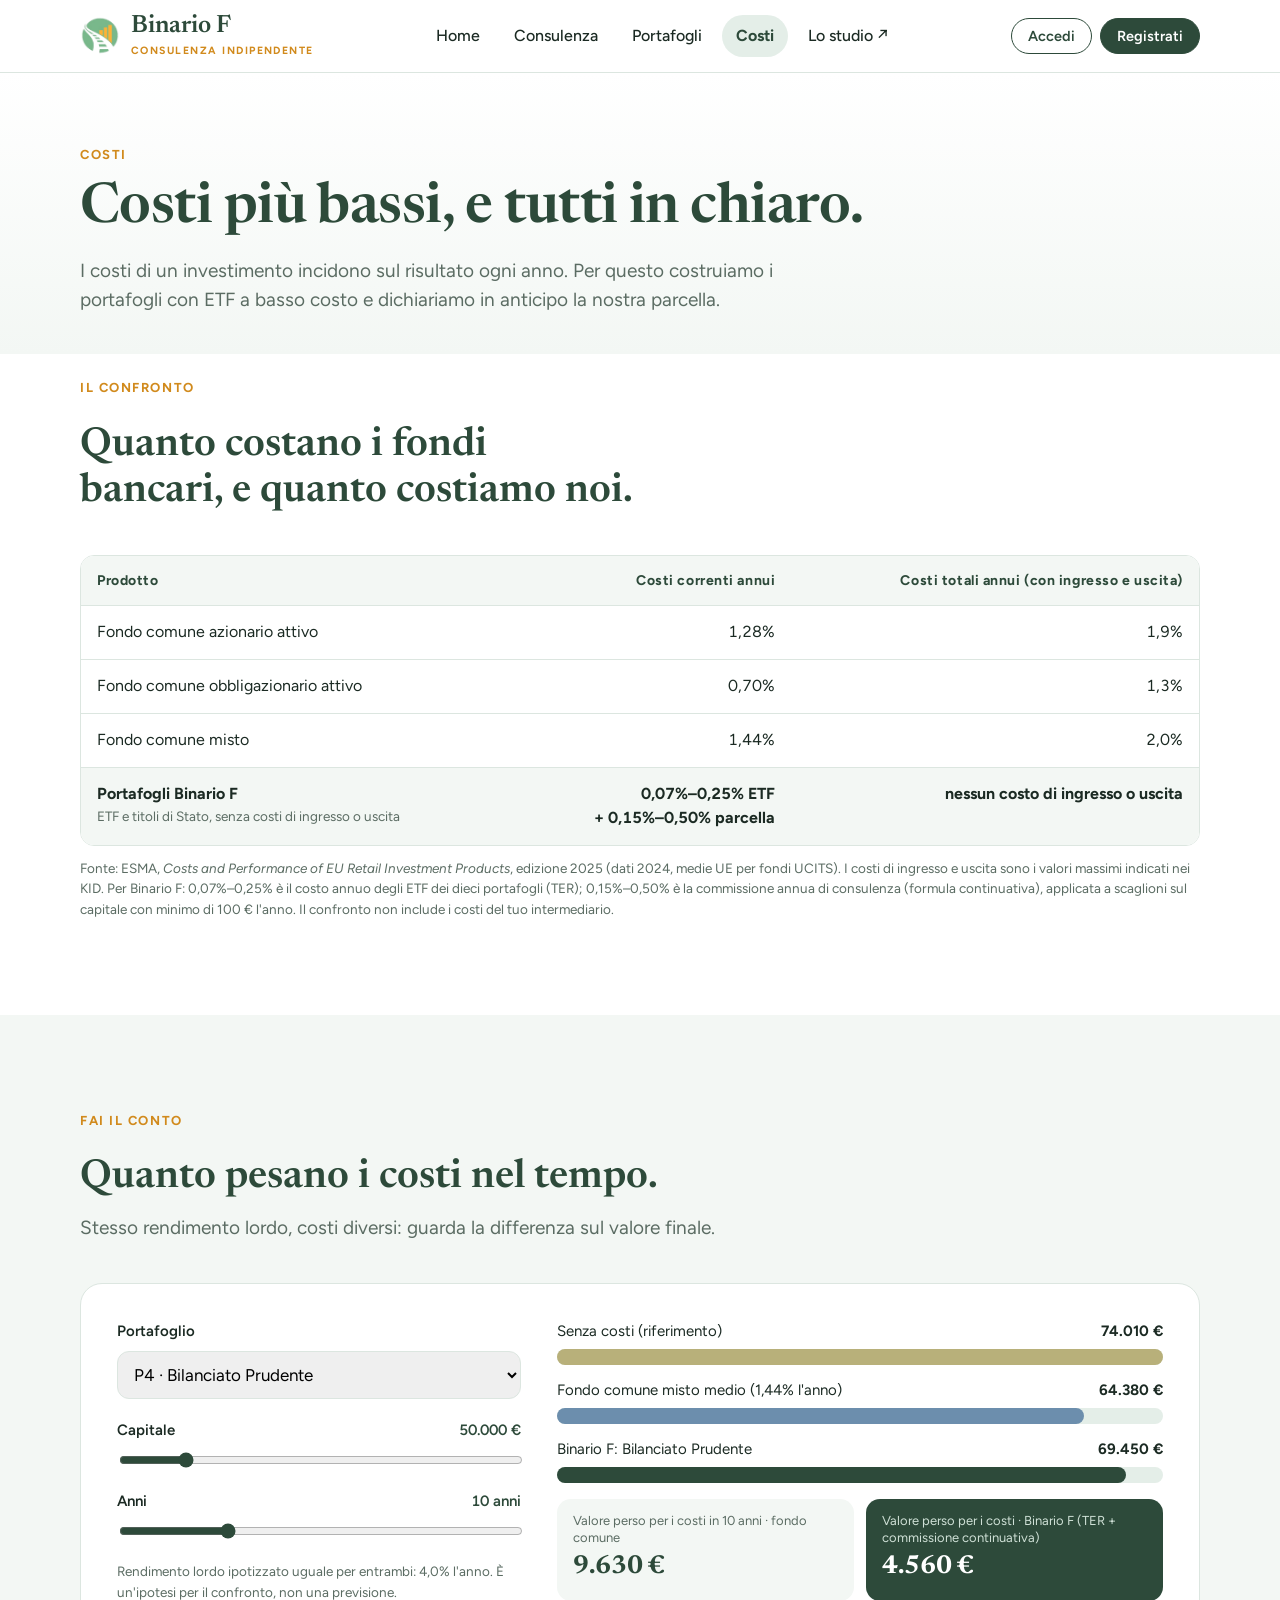
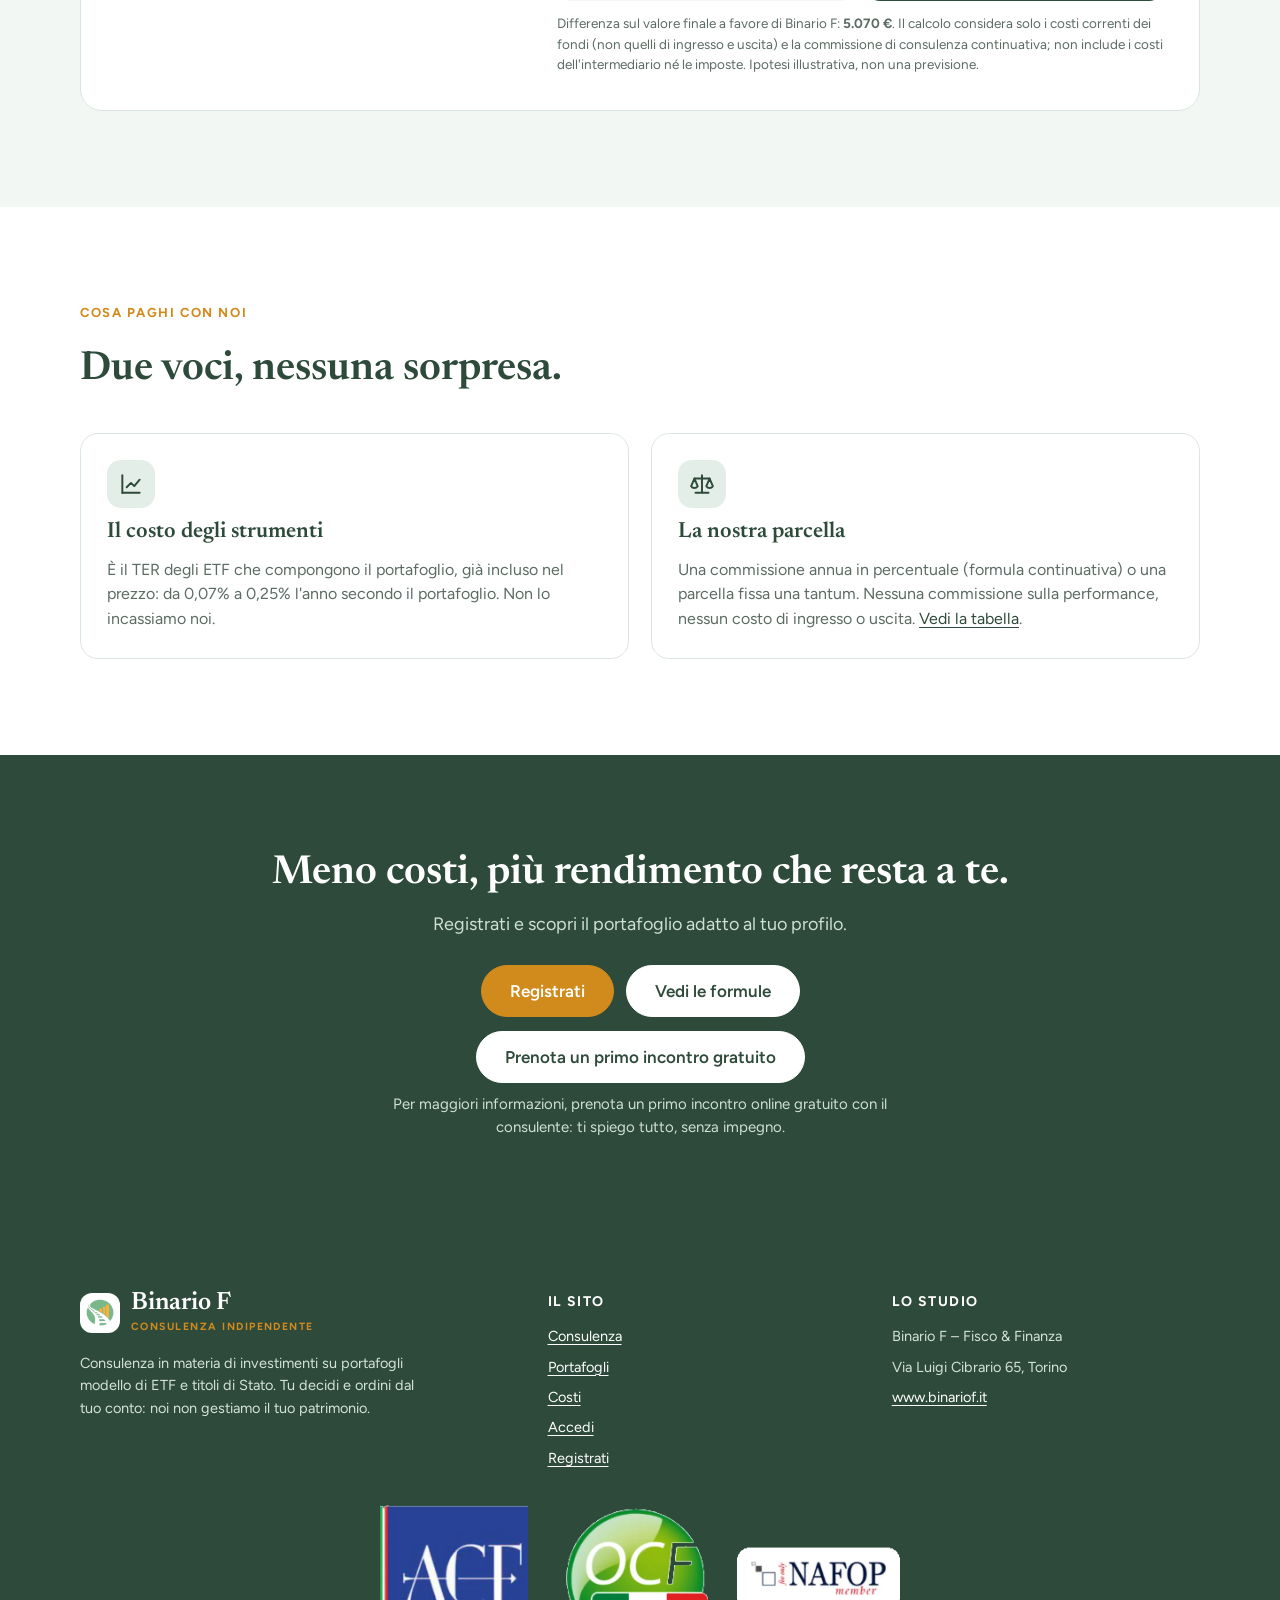
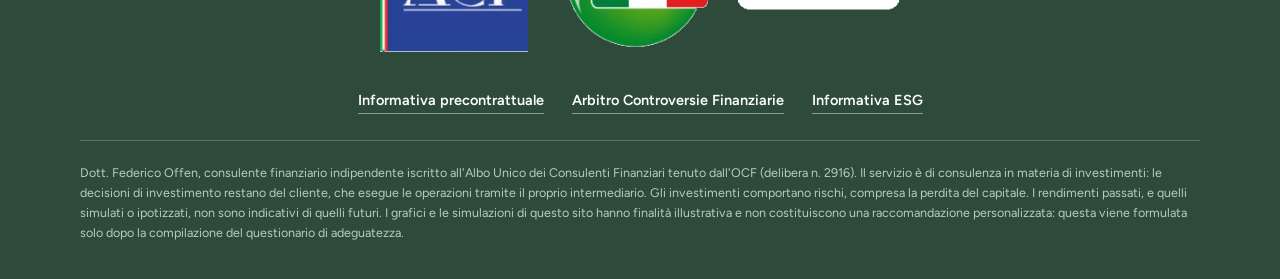
<file: costi.html>
<!doctype html>
<html lang="it"><head><meta charset="utf-8"><meta name="viewport" content="width=device-width,initial-scale=1,viewport-fit=cover">
<title>Costi · Binario F</title><meta name="description" content="Confronto tra i costi dei portafogli Binario F e quelli dei fondi comuni, con calcolatore dell'effetto dei costi nel tempo."><meta name="color-scheme" content="light">
<link rel="icon" href="favicon.png"><link rel="preconnect" href="https://fonts.googleapis.com"><link rel="preconnect" href="https://fonts.gstatic.com" crossorigin>
<link rel="stylesheet" href="https://fonts.googleapis.com/css2?family=Figtree:wght@400;500;600;700&family=Newsreader:wght@500;600&display=swap">
<link rel="stylesheet" href="site.css"></head><body>
<header class="top"><div class="wrap"><a class="brand" href="home.html"><img src="logo.png" alt=""><span><b>Binario F</b><small>Consulenza indipendente</small></span></a>
<nav class="main" aria-label="Principale"><a href="home.html">Home</a><a href="servizi.html">Consulenza</a><a href="portafogli.html">Portafogli</a><a href="costi.html" aria-current="page">Costi</a><a href="https://www.binariof.it" rel="noopener">Lo studio ↗</a></nav>
<div class="cta-h"><a class="btn sm hide-s" href="consulenza.html#accedi">Accedi</a><a class="btn sm pri" href="consulenza.html#registrati">Registrati</a><button class="burger" aria-label="Menu" aria-expanded="false"><svg width="22" height="22" viewBox="0 0 24 24" fill="none" stroke="#2D4A3A" stroke-width="2" stroke-linecap="round"><path d="M4 7h16M4 12h16M4 17h16"/></svg></button></div></div></header>
<section class="page-h"><div class="wrap"><span class="eyebrow">Costi</span><h1>Costi più bassi, e tutti in chiaro.</h1><p class="lead">I costi di un investimento incidono sul risultato ogni anno. Per questo costruiamo i portafogli con ETF a basso costo e dichiariamo in anticipo la nostra parcella.</p></div></section>
<section style="padding-top:24px"><div class="wrap"><div class="sec-h"><span class="eyebrow">Il confronto</span><h2>Quanto costano i fondi bancari, e quanto costiamo noi.</h2></div>
<div class="tw"><table class="t"><thead><tr><th>Prodotto</th><th class="n">Costi correnti annui</th><th class="n">Costi totali annui (con ingresso e uscita)</th></tr></thead><tbody>
<tr><td>Fondo comune azionario attivo</td><td class="n">1,28%</td><td class="n">1,9%</td></tr>
<tr><td>Fondo comune obbligazionario attivo</td><td class="n">0,70%</td><td class="n">1,3%</td></tr>
<tr><td>Fondo comune misto</td><td class="n">1,44%</td><td class="n">2,0%</td></tr>
<tr style="background:var(--g4)"><td><b>Portafogli Binario F</b><div class="note">ETF e titoli di Stato, senza costi di ingresso o uscita</div></td><td class="n"><b>0,07%–0,25% ETF<br>+ 0,15%–0,50% parcella</b></td><td class="n"><b>nessun costo di ingresso o uscita</b></td></tr></tbody></table></div>
<p class="note" style="margin-top:12px">Fonte: ESMA, <i>Costs and Performance of EU Retail Investment Products</i>, edizione 2025 (dati 2024, medie UE per fondi UCITS). I costi di ingresso e uscita sono i valori massimi indicati nei KID. Per Binario F: 0,07%–0,25% è il costo annuo degli ETF dei dieci portafogli (TER); 0,15%–0,50% è la commissione annua di consulenza (formula continuativa), applicata a scaglioni sul capitale con minimo di 100 € l'anno. Il confronto non include i costi del tuo intermediario.</p></div></section>
<section class="alt"><div class="wrap"><div class="sec-h"><span class="eyebrow">Fai il conto</span><h2>Quanto pesano i costi nel tempo.</h2><p class="lead">Stesso rendimento lordo, costi diversi: guarda la differenza sul valore finale.</p></div>
<div class="panel"><div class="sim"><div><div class="field"><label>Portafoglio</label><select id="cpf" style="border:1.5px solid var(--line);border-radius:12px;padding:12px;font:inherit;width:100%"></select></div><div class="field"><label for="cc">Capitale <output id="cco"></output></label><input id="cc" type="range" min="5000" max="300000" step="5000" value="50000"></div><div class="field"><label for="cy">Anni <output id="cyo"></output></label><input id="cy" type="range" min="3" max="30" step="1" value="10"></div>
<p class="note">Rendimento lordo ipotizzato uguale per entrambi: 4,0% l'anno. È un'ipotesi per il confronto, non una previsione.</p></div><div id="cout"></div></div></div></div></section>
<section><div class="wrap"><div class="sec-h"><span class="eyebrow">Cosa paghi con noi</span><h2>Due voci, nessuna sorpresa.</h2></div><div class="grid g2"><div class="card"><div class="ico"><svg width="26" height="26" viewBox="0 0 24 24" fill="none" stroke="#2D4A3A" stroke-width="1.8" stroke-linecap="round" stroke-linejoin="round" aria-hidden="true"><path d="M4 20V4"/><path d="M4 20h16"/><path d="M8 15l4-4 3 3 5-6"/></svg></div><h3>Il costo degli strumenti</h3><p>È il TER degli ETF che compongono il portafoglio, già incluso nel prezzo: da 0,07% a 0,25% l'anno secondo il portafoglio. Non lo incassiamo noi.</p></div><div class="card"><div class="ico"><svg width="26" height="26" viewBox="0 0 24 24" fill="none" stroke="#2D4A3A" stroke-width="1.8" stroke-linecap="round" stroke-linejoin="round" aria-hidden="true"><path d="M12 4v16M6 20h12M5 7h14"/><path d="M5 7l-3 7a3.5 3.5 0 0 0 6 0zM19 7l-3 7a3.5 3.5 0 0 0 6 0z"/></svg></div><h3>La nostra parcella</h3><p>Una commissione annua in percentuale (formula continuativa) o una parcella fissa una tantum. Nessuna commissione sulla performance, nessun costo di ingresso o uscita. <a href="servizi.html#costi">Vedi la tabella</a>.</p></div></div></div></section>
<section class="dark cta-band"><div class="wrap"><h2>Meno costi, più rendimento che resta a te.</h2><p>Registrati e scopri il portafoglio adatto al tuo profilo.</p><div class="btns"><a class="btn amb lg" href="consulenza.html#registrati">Registrati</a><a class="btn wh lg" href="servizi.html">Vedi le formule</a></div><div class="btns" style="margin-top:14px"><a class="btn wh lg" href="https://www.binariof.it/contatti/" target="_blank" rel="noopener">Prenota un primo incontro gratuito</a></div><p style="font-size:15px;margin-top:10px">Per maggiori informazioni, prenota un primo incontro online gratuito con il consulente: ti spiego tutto, senza impegno.</p></div></section>
<footer><div class="wrap"><div class="cols"><div><a class="brand" href="home.html" style="color:#fff"><img src="logo.png" alt="" style="background:#fff;border-radius:12px;padding:5px"><span><b style="color:#fff">Binario F</b><small>Consulenza indipendente</small></span></a>
<p style="margin-top:16px;max-width:38ch">Consulenza in materia di investimenti su portafogli modello di ETF e titoli di Stato. Tu decidi e ordini dal tuo conto: noi non gestiamo il tuo patrimonio.</p></div>
<div><h4>Il sito</h4><ul><li><a href="servizi.html">Consulenza</a></li><li><a href="portafogli.html">Portafogli</a></li><li><a href="costi.html">Costi</a></li><li><a href="consulenza.html#accedi">Accedi</a></li><li><a href="consulenza.html#registrati">Registrati</a></li></ul></div>
<div><h4>Lo studio</h4><ul><li>Binario F – Fisco &amp; Finanza</li><li>Via Luigi Cibrario 65, Torino</li><li><a href="https://www.binariof.it" rel="noopener">www.binariof.it</a></li></ul></div></div>
<div class="enti"><img src="enti.png" alt="ACF, OCF, NAFOP member"></div><nav class="flinks" aria-label="Informative"><a href="https://www.binariof.it/informativa-precontrattuale/" target="_blank" rel="noopener">Informativa precontrattuale</a><a href="https://www.binariof.it/arbitro-controversie-finanziarie/" target="_blank" rel="noopener">Arbitro Controversie Finanziarie</a><a href="https://www.binariof.it/informativa-esg/" target="_blank" rel="noopener">Informativa ESG</a></nav><div class="legal">Dott. Federico Offen, consulente finanziario indipendente iscritto all'Albo Unico dei Consulenti Finanziari tenuto dall'OCF (delibera n. 2916). Il servizio è di consulenza in materia di investimenti: le decisioni di investimento restano del cliente, che esegue le operazioni tramite il proprio intermediario. Gli investimenti comportano rischi, compresa la perdita del capitale. I rendimenti passati, e quelli simulati o ipotizzati, non sono indicativi di quelli futuri. I grafici e le simulazioni di questo sito hanno finalità illustrativa e non costituiscono una raccomandazione personalizzata: questa viene formulata solo dopo la compilazione del questionario di adeguatezza.</div></div></footer>
<script>BF_PF={"P1": {"id": "P1", "nome": "Liquidità Plus", "obiettivo": "Protezione", "fascia": 0, "minAnni": 1, "strumenti": 3, "classi": {"Azionario": 0, "Obbligazionario": 40, "Monetario": 60, "Oro": 0}, "ter": 0.074, "vol": 0.0048, "va": 1.1, "esg": false}, "P2": {"id": "P2", "nome": "Prudente Anti-inflazione", "obiettivo": "Proteggere il potere d'acquisto", "fascia": 0, "minAnni": 3, "strumenti": 6, "classi": {"Azionario": 7, "Obbligazionario": 68, "Monetario": 25, "Oro": 0}, "ter": 0.114, "vol": 0.0162, "va": 3.8, "esg": false}, "P3": {"id": "P3", "nome": "Rendita Prudente", "obiettivo": "Flusso di cedole", "fascia": 1, "minAnni": 3, "strumenti": 7, "classi": {"Azionario": 15, "Obbligazionario": 65, "Monetario": 20, "Oro": 0}, "ter": 0.072, "vol": 0.0254, "va": 6.2, "esg": false}, "P4": {"id": "P4", "nome": "Bilanciato Prudente", "obiettivo": "Crescita moderata", "fascia": 1, "minAnni": 5, "strumenti": 7, "classi": {"Azionario": 30, "Obbligazionario": 55, "Monetario": 15, "Oro": 0}, "ter": 0.166, "vol": 0.04, "va": 9.6, "esg": false}, "P5": {"id": "P5", "nome": "ESG Prudente", "obiettivo": "Crescita moderata sostenibile", "fascia": 2, "minAnni": 5, "strumenti": 7, "classi": {"Azionario": 30, "Obbligazionario": 55, "Monetario": 15, "Oro": 0}, "ter": 0.137, "vol": 0.0483, "va": 12, "esg": true}, "P6": {"id": "P6", "nome": "Bilanciato Crescita", "obiettivo": "Crescita", "fascia": 2, "minAnni": 7, "strumenti": 7, "classi": {"Azionario": 55, "Obbligazionario": 35, "Monetario": 10, "Oro": 0}, "ter": 0.196, "vol": 0.073, "va": 17.7, "esg": false}, "P7": {"id": "P7", "nome": "Rendita Dinamica", "obiettivo": "Dividendi e cedole", "fascia": 2, "minAnni": 7, "strumenti": 7, "classi": {"Azionario": 55, "Obbligazionario": 35, "Monetario": 10, "Oro": 0}, "ter": 0.237, "vol": 0.0765, "va": 17.7, "esg": false}, "P8": {"id": "P8", "nome": "ESG Crescita", "obiettivo": "Crescita sostenibile", "fascia": 2, "minAnni": 7, "strumenti": 7, "classi": {"Azionario": 65, "Obbligazionario": 30, "Monetario": 5, "Oro": 0}, "ter": 0.173, "vol": 0.0977, "va": 23.2, "esg": true}, "P9": {"id": "P9", "nome": "Crescita Globale", "obiettivo": "Crescita", "fascia": 3, "minAnni": 10, "strumenti": 8, "classi": {"Azionario": 80, "Obbligazionario": 10, "Monetario": 5, "Oro": 5}, "ter": 0.249, "vol": 0.1039, "va": 25.1, "esg": false}, "P10": {"id": "P10", "nome": "Crescita Dinamica", "obiettivo": "Crescita con satellite settoriale", "fascia": 3, "minAnni": 10, "strumenti": 8, "classi": {"Azionario": 85, "Obbligazionario": 10, "Monetario": 5, "Oro": 0}, "ter": 0.248, "vol": 0.1092, "va": 26.6, "esg": false}};</script><script src="site.js"></script><script>(function(){const ids=Object.keys(BF_PF),sel=$('#cpf');sel.innerHTML=ids.map(k=>`<option value="${k}" ${k==='P4'?'selected':''}>${k} · ${BF_PF[k].nome}</option>`).join('');
function run(){const p=BF_PF[sel.value],C=+$('#cc').value,n=+$('#cy').value,g=.04;$('#cco').textContent=eur(C);$('#cyo').textContent=n+' anni';
 let a=C,b=C;for(let i=0;i<n;i++){a*=1+g-BF.FUND.corr/100;b=b*(1+g-p.ter/100);b-=Math.min(feeCont(b),b)}
 const gross=C*Math.pow(1+g,n),cf=gross-a,cb=gross-b,d=b-a;
 const bar=(l,v,c)=>`<div style="margin-bottom:14px"><div style="display:flex;justify-content:space-between;font-size:15px;margin-bottom:6px"><span>${l}</span><b>${eur(Math.round(v/10)*10)}</b></div><div style="height:16px;border-radius:8px;background:var(--g3)"><div style="height:100%;width:${v/gross*100}%;border-radius:8px;background:${c}"></div></div></div>`;
 $('#cout').innerHTML=bar('Senza costi (riferimento)',gross,'#B8B07A')+bar('Fondo comune misto medio ('+BF.FUND.corr.toLocaleString('it-IT')+'% l\'anno)',a,'#6C8EAD')+bar('Binario F: '+p.nome,b,'#2D4A3A')+`<div class="scen" style="grid-template-columns:1fr 1fr"><div><small>Valore perso per i costi in ${n} anni · fondo comune</small><b>${eur(Math.round(cf/10)*10)}</b></div><div class="mid"><small>Valore perso per i costi · Binario F (TER + commissione continuativa)</small><b>${eur(Math.round(cb/10)*10)}</b></div></div><p class="note" style="margin-top:12px">${d>0?`Differenza sul valore finale a favore di Binario F: <b>${eur(Math.round(d/10)*10)}</b>.`:`Con questi parametri il costo dei due percorsi è simile.`} Il calcolo considera solo i costi correnti dei fondi (non quelli di ingresso e uscita) e la commissione di consulenza continuativa; non include i costi dell'intermediario né le imposte. Ipotesi illustrativa, non una previsione.</p>`}
['cpf','cc','cy'].forEach(i=>$('#'+i).addEventListener('input',run));run()})()</script></body></html>
</file>
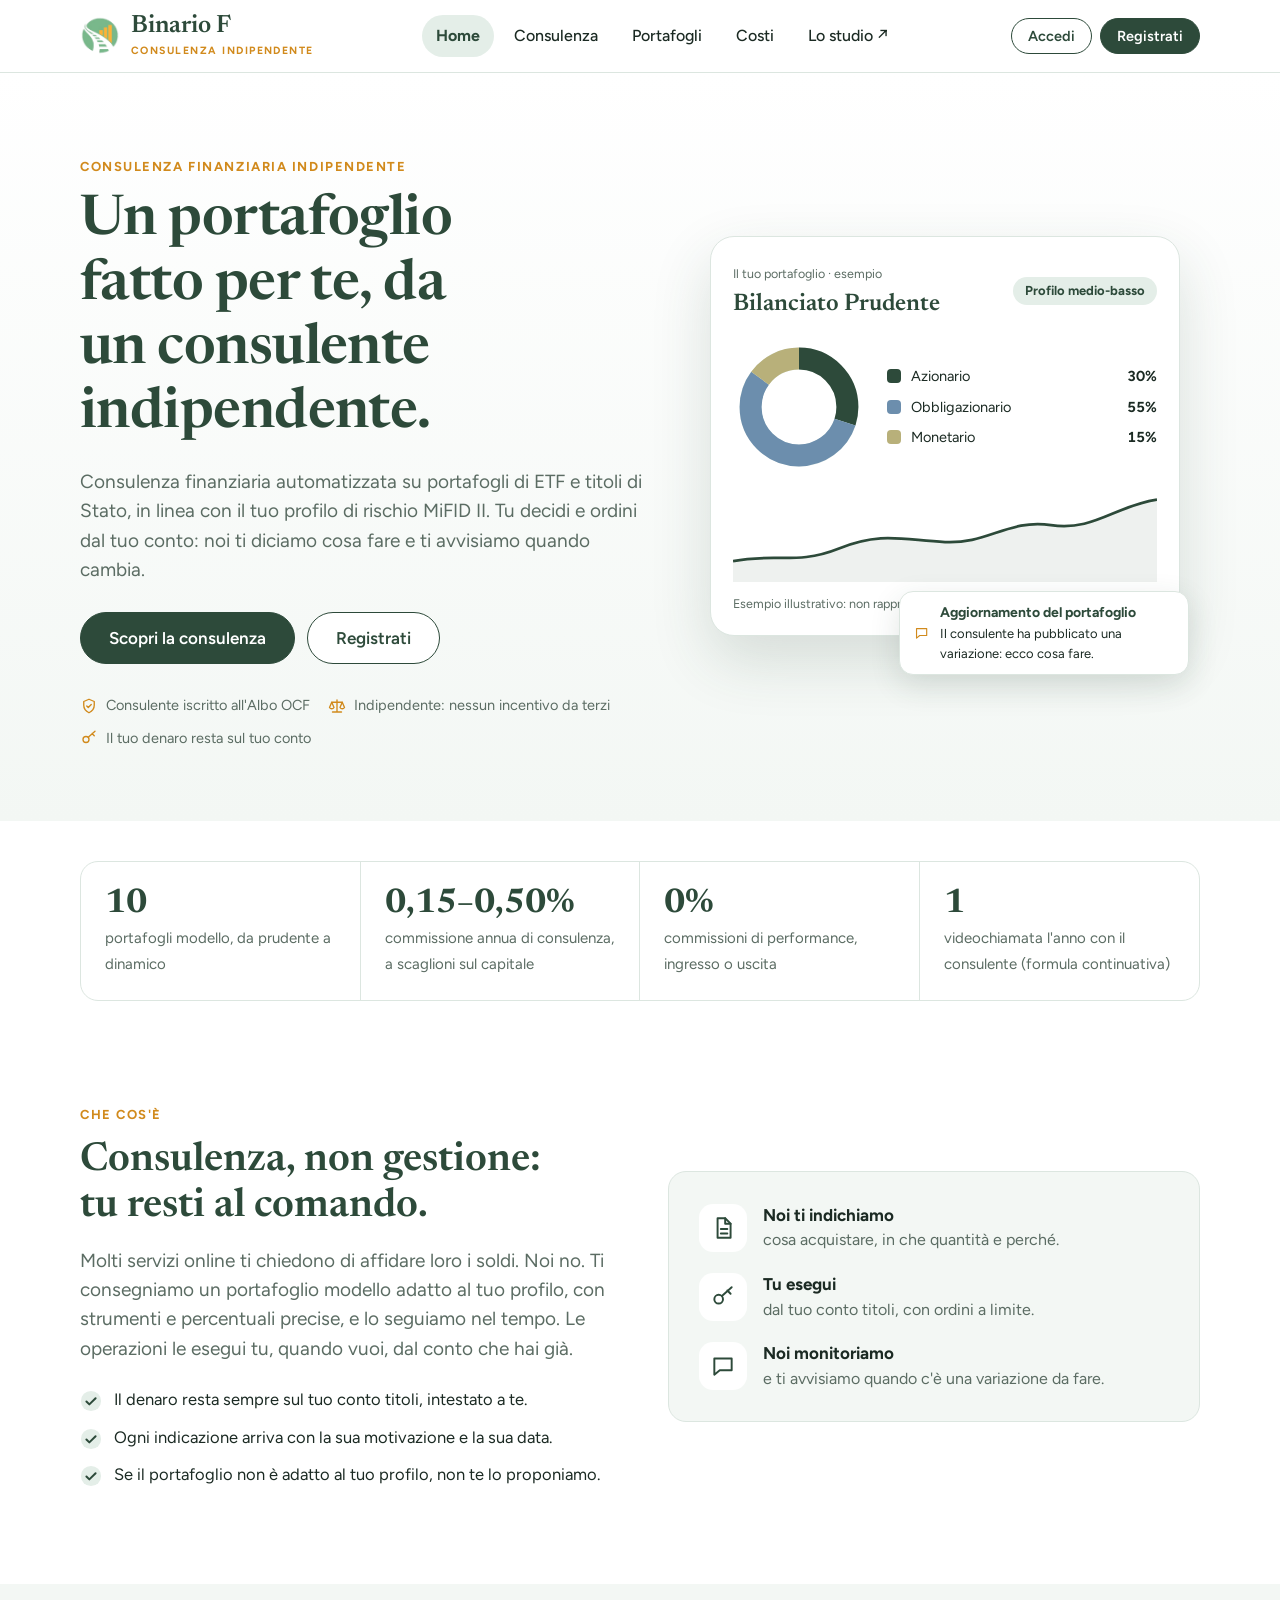
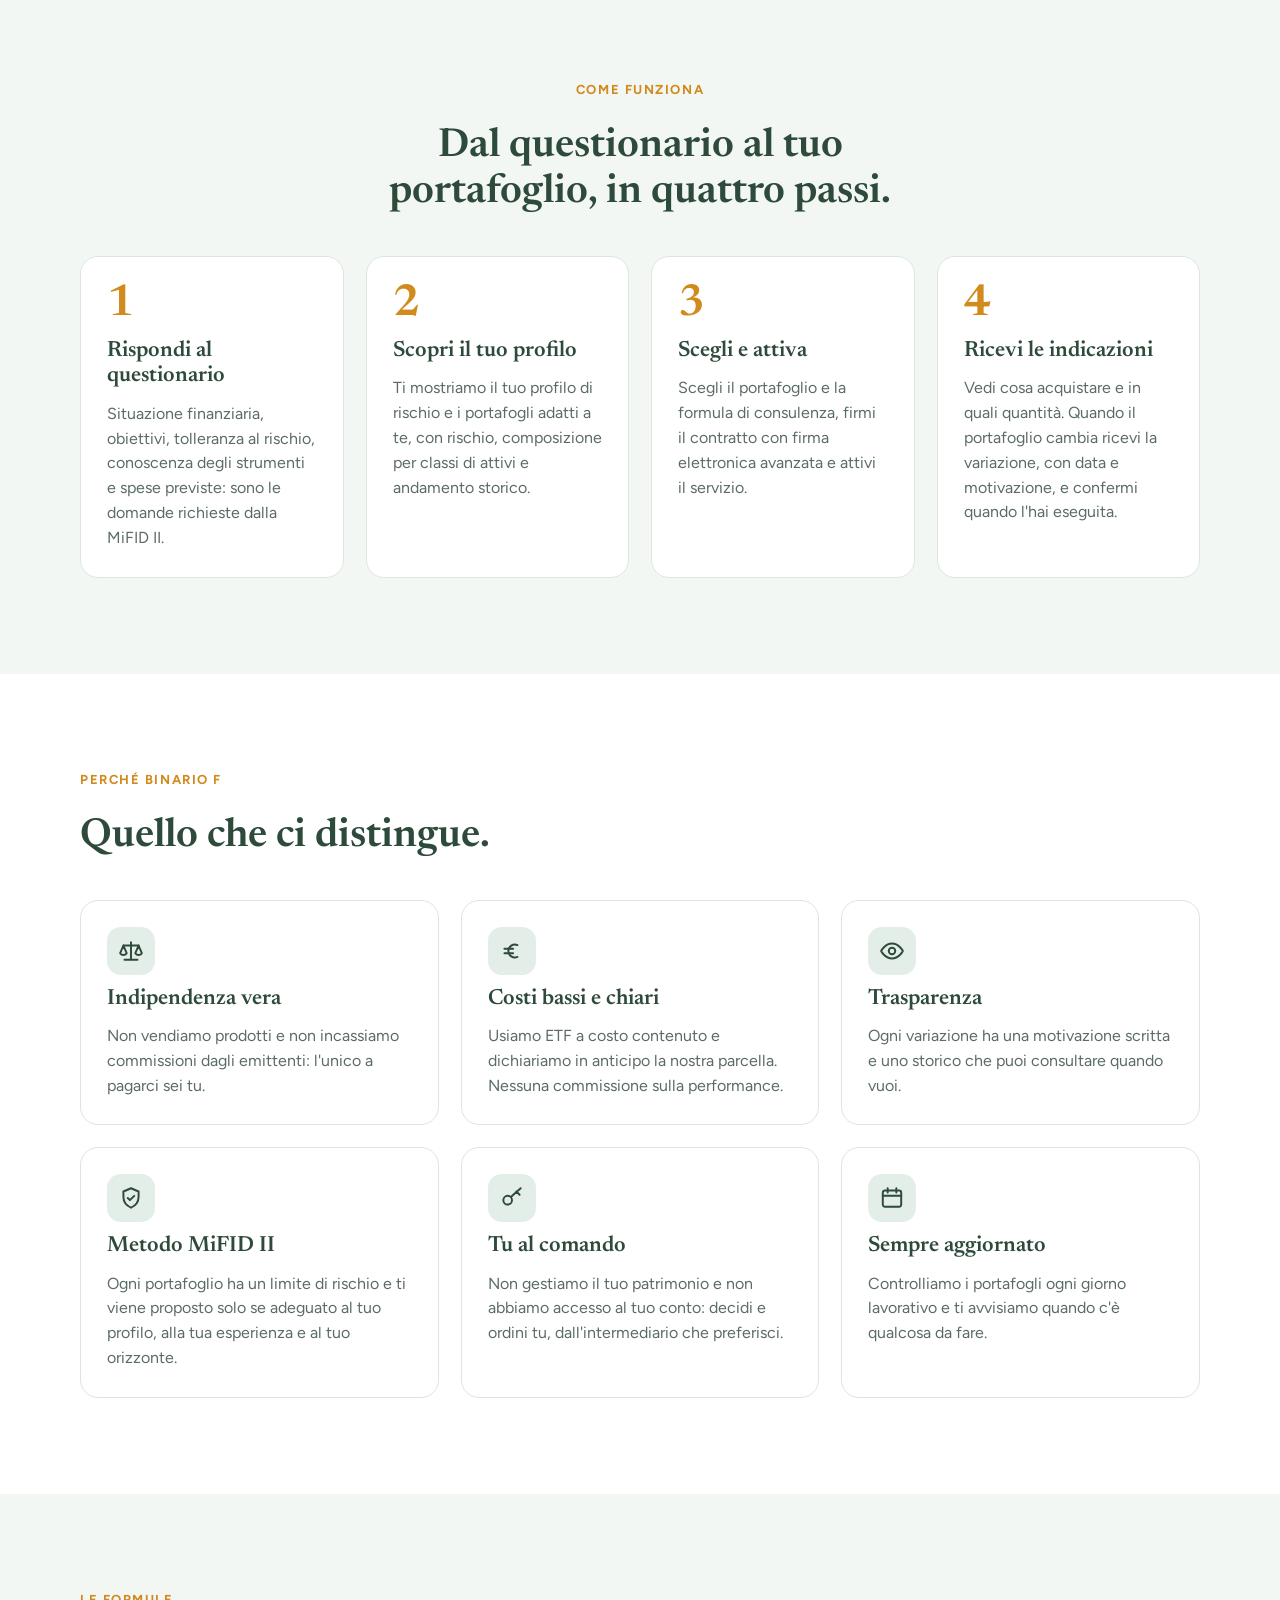
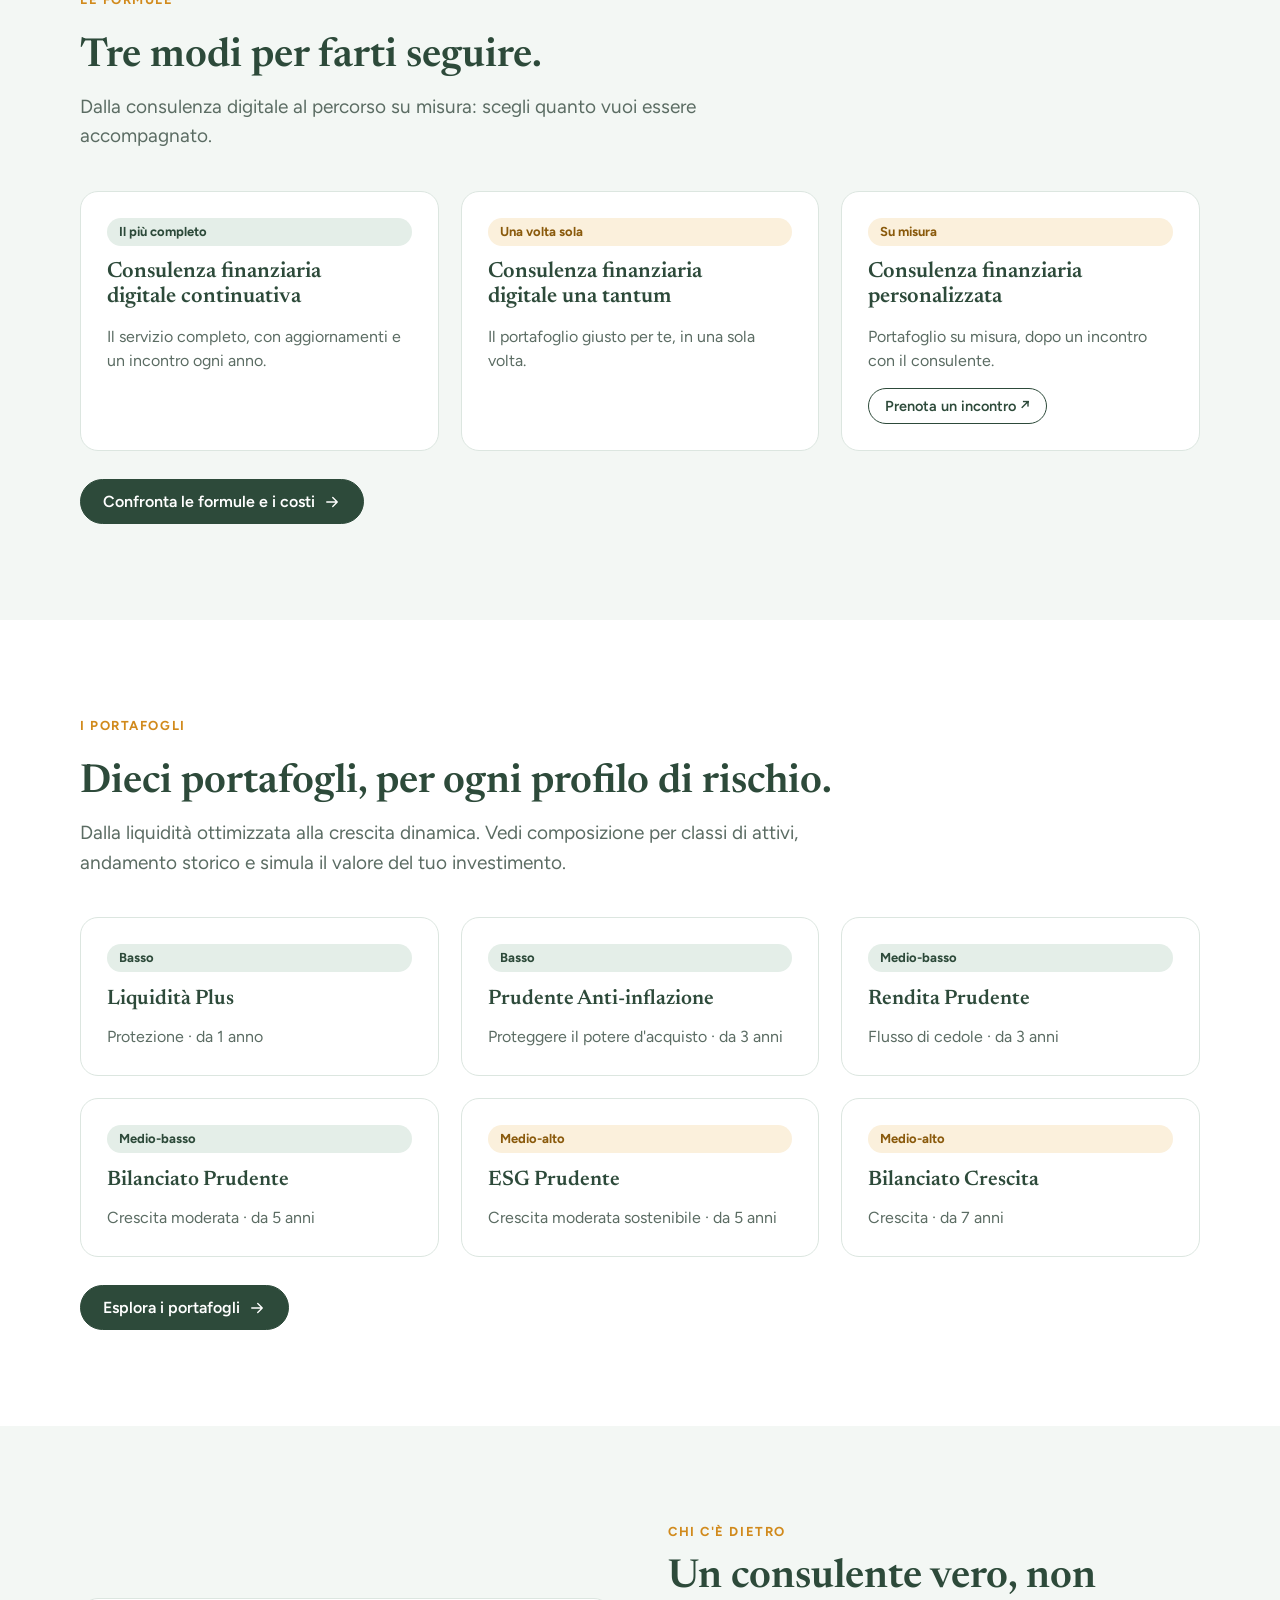
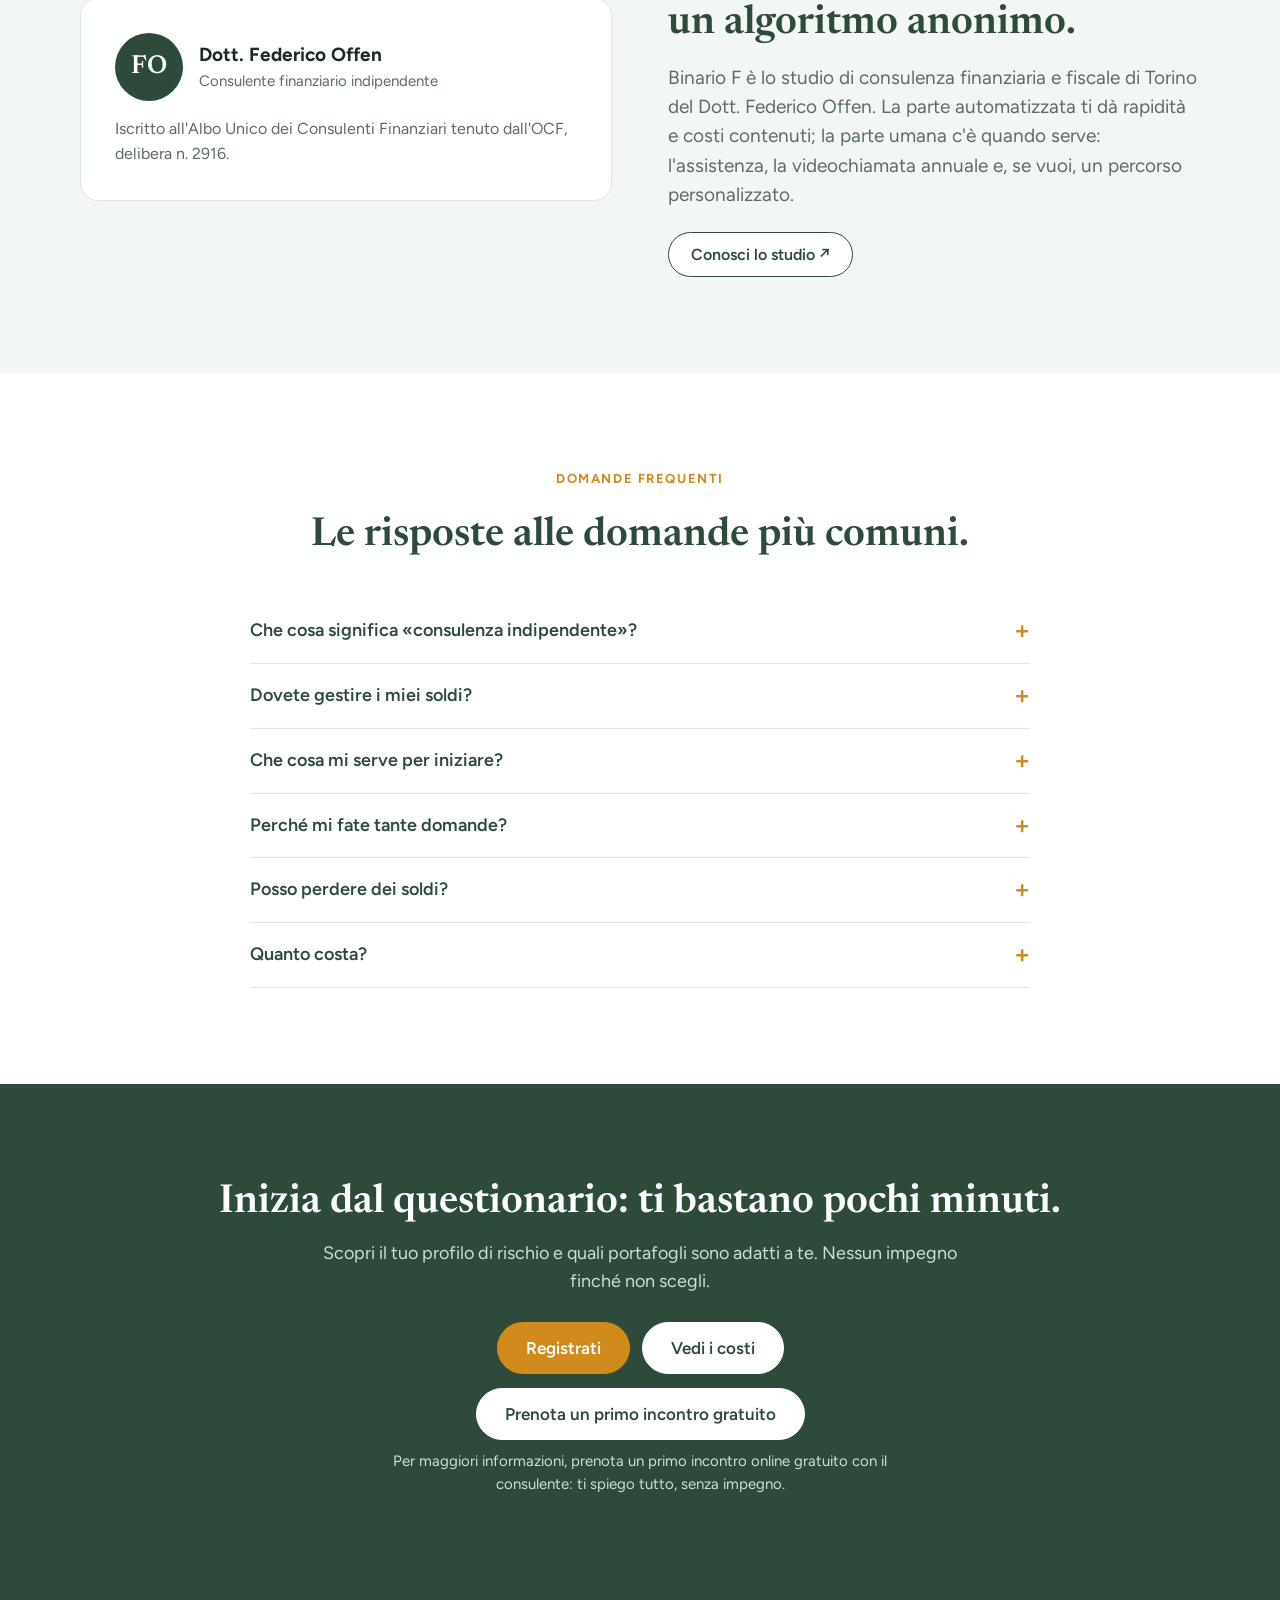
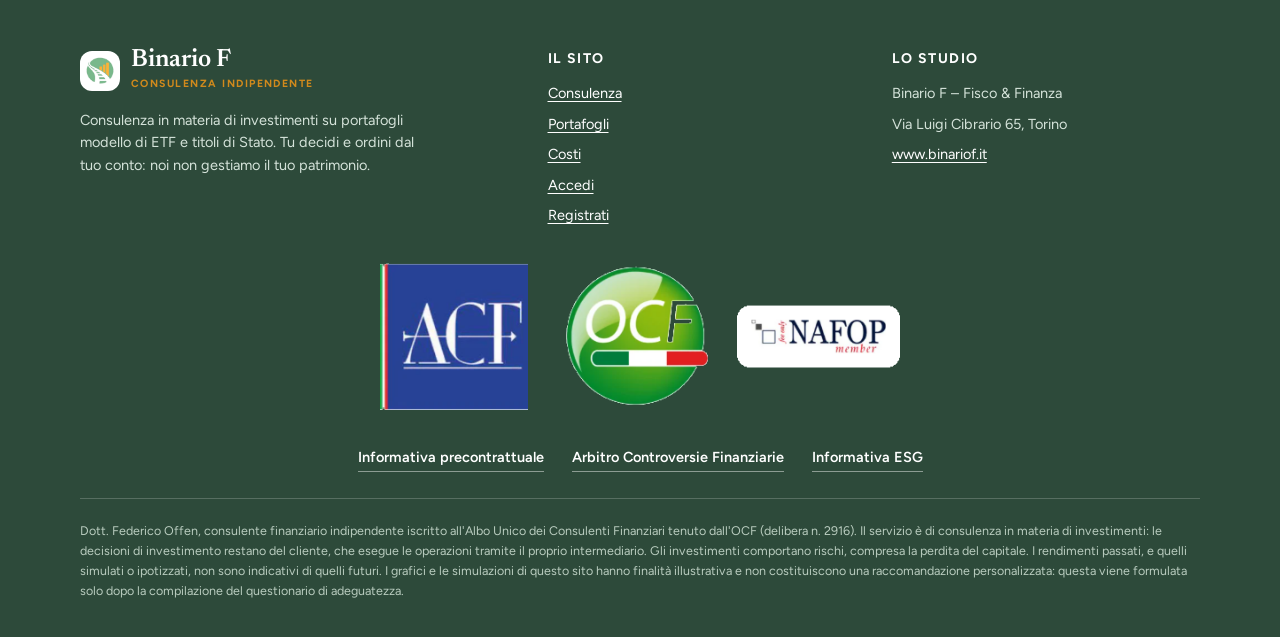
<file: home.html>
<!doctype html>
<html lang="it"><head><meta charset="utf-8"><meta name="viewport" content="width=device-width,initial-scale=1,viewport-fit=cover">
<title>Binario F · Consulenza finanziaria indipendente online</title><meta name="description" content="Consulenza finanziaria automatizzata con portafogli di ETF e titoli di Stato, in linea con il tuo profilo MiFID II. Consulente indipendente iscritto all'Albo OCF."><meta name="color-scheme" content="light">
<link rel="icon" href="favicon.png"><link rel="preconnect" href="https://fonts.googleapis.com"><link rel="preconnect" href="https://fonts.gstatic.com" crossorigin>
<link rel="stylesheet" href="https://fonts.googleapis.com/css2?family=Figtree:wght@400;500;600;700&family=Newsreader:wght@500;600&display=swap">
<link rel="stylesheet" href="site.css"></head><body>
<header class="top"><div class="wrap"><a class="brand" href="home.html"><img src="logo.png" alt=""><span><b>Binario F</b><small>Consulenza indipendente</small></span></a>
<nav class="main" aria-label="Principale"><a href="home.html" aria-current="page">Home</a><a href="servizi.html">Consulenza</a><a href="portafogli.html">Portafogli</a><a href="costi.html">Costi</a><a href="https://www.binariof.it" rel="noopener">Lo studio ↗</a></nav>
<div class="cta-h"><a class="btn sm hide-s" href="consulenza.html#accedi">Accedi</a><a class="btn sm pri" href="consulenza.html#registrati">Registrati</a><button class="burger" aria-label="Menu" aria-expanded="false"><svg width="22" height="22" viewBox="0 0 24 24" fill="none" stroke="#2D4A3A" stroke-width="2" stroke-linecap="round"><path d="M4 7h16M4 12h16M4 17h16"/></svg></button></div></div></header>
<section class="hero"><div class="wrap"><div><span class="eyebrow">Consulenza finanziaria indipendente</span><h1>Un portafoglio fatto per te, da un consulente indipendente.</h1>
<p class="lead">Consulenza finanziaria automatizzata su portafogli di ETF e titoli di Stato, in linea con il tuo profilo di rischio MiFID II. Tu decidi e ordini dal tuo conto: noi ti diciamo cosa fare e ti avvisiamo quando cambia.</p>
<div class="btns"><a class="btn pri lg" href="servizi.html">Scopri la consulenza</a><a class="btn lg" href="consulenza.html#registrati">Registrati</a></div><div class="chips"><span><svg width="18" height="18" viewBox="0 0 24 24" fill="none" stroke="#D18A1C" stroke-width="1.8" stroke-linecap="round" stroke-linejoin="round" aria-hidden="true"><path d="M12 3l7 3v5c0 4.5-3 8-7 10-4-2-7-5.5-7-10V6z"/><path d="M9 12l2 2 4-4"/></svg>Consulente iscritto all'Albo OCF</span><span><svg width="18" height="18" viewBox="0 0 24 24" fill="none" stroke="#D18A1C" stroke-width="1.8" stroke-linecap="round" stroke-linejoin="round" aria-hidden="true"><path d="M12 4v16M6 20h12M5 7h14"/><path d="M5 7l-3 7a3.5 3.5 0 0 0 6 0zM19 7l-3 7a3.5 3.5 0 0 0 6 0z"/></svg>Indipendente: nessun incentivo da terzi</span><span><svg width="18" height="18" viewBox="0 0 24 24" fill="none" stroke="#D18A1C" stroke-width="1.8" stroke-linecap="round" stroke-linejoin="round" aria-hidden="true"><circle cx="8" cy="14" r="4"/><path d="M11 11l9-8M16 6l3 3"/></svg>Il tuo denaro resta sul tuo conto</span></div></div><div class="mock" aria-hidden="true"><div class="row"><div><small>Il tuo portafoglio · esempio</small><div style="font-family:var(--fd);font-size:24px;color:var(--g);font-weight:600">Bilanciato Prudente</div></div><span class="pill g">Profilo medio-basso</span></div>
<div style="display:flex;gap:22px;align-items:center;margin:18px 0 8px"><svg viewBox="0 0 120 120" width="132" height="132"><circle cx="60" cy="60" r="44" fill="none" stroke="#E4EEE8" stroke-width="20"/><circle cx="60" cy="60" r="44" fill="none" stroke="#2D4A3A" stroke-width="20" stroke-dasharray="83 193" transform="rotate(-90 60 60)"/><circle cx="60" cy="60" r="44" fill="none" stroke="#6C8EAD" stroke-width="20" stroke-dasharray="152 124" stroke-dashoffset="-83" transform="rotate(-90 60 60)"/><circle cx="60" cy="60" r="44" fill="none" stroke="#B8B07A" stroke-width="20" stroke-dasharray="41 235" stroke-dashoffset="-235" transform="rotate(-90 60 60)"/></svg>
<div class="legend" style="gap:8px;font-size:14.5px;flex:1"><span><i style="background:#2D4A3A"></i>Azionario<b>30%</b></span><span><i style="background:#6C8EAD"></i>Obbligazionario<b>55%</b></span><span><i style="background:#B8B07A"></i>Monetario<b>15%</b></span></div></div>
<svg viewBox="0 0 400 90" width="100%" style="margin-top:6px"><path d="M0 70 C40 62 60 74 100 58 S160 50 200 52 S260 30 300 36 S360 18 400 12" fill="none" stroke="#2D4A3A" stroke-width="2.6"/><path d="M0 70 C40 62 60 74 100 58 S160 50 200 52 S260 30 300 36 S360 18 400 12 V90 H0Z" fill="#2D4A3A" opacity=".08"/></svg>
<small style="display:block;margin-top:4px">Esempio illustrativo: non rappresenta un risultato reale.</small>
<div class="float" style="right:-10px;bottom:-40px;max-width:290px"><svg width="22" height="22" viewBox="0 0 24 24" fill="none" stroke="#D18A1C" stroke-width="1.8" stroke-linecap="round" stroke-linejoin="round" aria-hidden="true"><path d="M4 5h16v11H9l-5 4z"/></svg><span><b>Aggiornamento del portafoglio</b>Il consulente ha pubblicato una variazione: ecco cosa fare.</span></div></div></div></section>
<section class="stats-sec"><div class="wrap"><div class="stats"><div><b>10</b><span>portafogli modello, da prudente a dinamico</span></div><div><b>0,15–0,50%</b><span>commissione annua di consulenza, a scaglioni sul capitale</span></div><div><b>0%</b><span>commissioni di performance, ingresso o uscita</span></div><div><b>1</b><span>videochiamata l'anno con il consulente (formula continuativa)</span></div></div></div></section>
<section><div class="wrap two"><div><span class="eyebrow">Che cos'è</span><h2>Consulenza, non gestione: tu resti al comando.</h2>
<p class="lead" style="margin-top:16px">Molti servizi online ti chiedono di affidare loro i soldi. Noi no. Ti consegniamo un portafoglio modello adatto al tuo profilo, con strumenti e percentuali precise, e lo seguiamo nel tempo. Le operazioni le esegui tu, quando vuoi, dal conto che hai già.</p>
<div style="margin-top:24px"><ul class="ul"><li><svg width="22" height="22" viewBox="0 0 24 24" aria-hidden="true"><circle cx="12" cy="12" r="11" fill="#E4EEE8"/><path d="M7 12.5l3.2 3.2L17 9" fill="none" stroke="#2D4A3A" stroke-width="2.2" stroke-linecap="round" stroke-linejoin="round"/></svg><span>Il denaro resta sempre sul tuo conto titoli, intestato a te.</span></li><li><svg width="22" height="22" viewBox="0 0 24 24" aria-hidden="true"><circle cx="12" cy="12" r="11" fill="#E4EEE8"/><path d="M7 12.5l3.2 3.2L17 9" fill="none" stroke="#2D4A3A" stroke-width="2.2" stroke-linecap="round" stroke-linejoin="round"/></svg><span>Ogni indicazione arriva con la sua motivazione e la sua data.</span></li><li><svg width="22" height="22" viewBox="0 0 24 24" aria-hidden="true"><circle cx="12" cy="12" r="11" fill="#E4EEE8"/><path d="M7 12.5l3.2 3.2L17 9" fill="none" stroke="#2D4A3A" stroke-width="2.2" stroke-linecap="round" stroke-linejoin="round"/></svg><span>Se il portafoglio non è adatto al tuo profilo, non te lo proponiamo.</span></li></ul></div></div>
<div class="card" style="padding:30px;gap:18px;background:var(--g4)"><div style="display:flex;gap:16px;align-items:center"><div class="ico" style="background:#fff"><svg width="26" height="26" viewBox="0 0 24 24" fill="none" stroke="#2D4A3A" stroke-width="1.8" stroke-linecap="round" stroke-linejoin="round" aria-hidden="true"><path d="M7 3h7l5 5v13H7z"/><path d="M14 3v5h5M10 13h6M10 17h6"/></svg></div><div><b>Noi ti indichiamo</b><p>cosa acquistare, in che quantità e perché.</p></div></div>
<div style="display:flex;gap:16px;align-items:center"><div class="ico" style="background:#fff"><svg width="26" height="26" viewBox="0 0 24 24" fill="none" stroke="#2D4A3A" stroke-width="1.8" stroke-linecap="round" stroke-linejoin="round" aria-hidden="true"><circle cx="8" cy="14" r="4"/><path d="M11 11l9-8M16 6l3 3"/></svg></div><div><b>Tu esegui</b><p>dal tuo conto titoli, con ordini a limite.</p></div></div>
<div style="display:flex;gap:16px;align-items:center"><div class="ico" style="background:#fff"><svg width="26" height="26" viewBox="0 0 24 24" fill="none" stroke="#2D4A3A" stroke-width="1.8" stroke-linecap="round" stroke-linejoin="round" aria-hidden="true"><path d="M4 5h16v11H9l-5 4z"/></svg></div><div><b>Noi monitoriamo</b><p>e ti avvisiamo quando c'è una variazione da fare.</p></div></div></div></div></section>
<section class="alt"><div class="wrap"><div class="sec-h c"><span class="eyebrow">Come funziona</span><h2>Dal questionario al tuo portafoglio, in quattro passi.</h2></div>
<div class="grid g4"><div class="card step"><span class="n">1</span><h3>Rispondi al questionario</h3><p>Situazione finanziaria, obiettivi, tolleranza al rischio, conoscenza degli strumenti e spese previste: sono le domande richieste dalla MiFID II.</p></div><div class="card step"><span class="n">2</span><h3>Scopri il tuo profilo</h3><p>Ti mostriamo il tuo profilo di rischio e i portafogli adatti a te, con rischio, composizione per classi di attivi e andamento storico.</p></div><div class="card step"><span class="n">3</span><h3>Scegli e attiva</h3><p>Scegli il portafoglio e la formula di consulenza, firmi il contratto con firma elettronica avanzata e attivi il servizio.</p></div><div class="card step"><span class="n">4</span><h3>Ricevi le indicazioni</h3><p>Vedi cosa acquistare e in quali quantità. Quando il portafoglio cambia ricevi la variazione, con data e motivazione, e confermi quando l'hai eseguita.</p></div></div></div></section>
<section><div class="wrap"><div class="sec-h"><span class="eyebrow">Perché Binario F</span><h2>Quello che ci distingue.</h2></div>
<div class="grid g3"><div class="card"><div class="ico"><svg width="26" height="26" viewBox="0 0 24 24" fill="none" stroke="#2D4A3A" stroke-width="1.8" stroke-linecap="round" stroke-linejoin="round" aria-hidden="true"><path d="M12 4v16M6 20h12M5 7h14"/><path d="M5 7l-3 7a3.5 3.5 0 0 0 6 0zM19 7l-3 7a3.5 3.5 0 0 0 6 0z"/></svg></div><h3>Indipendenza vera</h3><p>Non vendiamo prodotti e non incassiamo commissioni dagli emittenti: l'unico a pagarci sei tu.</p></div><div class="card"><div class="ico"><svg width="26" height="26" viewBox="0 0 24 24" fill="none" stroke="#2D4A3A" stroke-width="1.8" stroke-linecap="round" stroke-linejoin="round" aria-hidden="true"><path d="M17 6.5A6 6 0 1 0 17 17.5"/><path d="M5 10h8M5 14h8"/></svg></div><h3>Costi bassi e chiari</h3><p>Usiamo ETF a costo contenuto e dichiariamo in anticipo la nostra parcella. Nessuna commissione sulla performance.</p></div><div class="card"><div class="ico"><svg width="26" height="26" viewBox="0 0 24 24" fill="none" stroke="#2D4A3A" stroke-width="1.8" stroke-linecap="round" stroke-linejoin="round" aria-hidden="true"><path d="M2 12s3.5-7 10-7 10 7 10 7-3.5 7-10 7S2 12 2 12z"/><circle cx="12" cy="12" r="3"/></svg></div><h3>Trasparenza</h3><p>Ogni variazione ha una motivazione scritta e uno storico che puoi consultare quando vuoi.</p></div><div class="card"><div class="ico"><svg width="26" height="26" viewBox="0 0 24 24" fill="none" stroke="#2D4A3A" stroke-width="1.8" stroke-linecap="round" stroke-linejoin="round" aria-hidden="true"><path d="M12 3l7 3v5c0 4.5-3 8-7 10-4-2-7-5.5-7-10V6z"/><path d="M9 12l2 2 4-4"/></svg></div><h3>Metodo MiFID II</h3><p>Ogni portafoglio ha un limite di rischio e ti viene proposto solo se adeguato al tuo profilo, alla tua esperienza e al tuo orizzonte.</p></div><div class="card"><div class="ico"><svg width="26" height="26" viewBox="0 0 24 24" fill="none" stroke="#2D4A3A" stroke-width="1.8" stroke-linecap="round" stroke-linejoin="round" aria-hidden="true"><circle cx="8" cy="14" r="4"/><path d="M11 11l9-8M16 6l3 3"/></svg></div><h3>Tu al comando</h3><p>Non gestiamo il tuo patrimonio e non abbiamo accesso al tuo conto: decidi e ordini tu, dall'intermediario che preferisci.</p></div><div class="card"><div class="ico"><svg width="26" height="26" viewBox="0 0 24 24" fill="none" stroke="#2D4A3A" stroke-width="1.8" stroke-linecap="round" stroke-linejoin="round" aria-hidden="true"><rect x="3.5" y="5" width="17" height="15" rx="2"/><path d="M3.5 10h17M8 3v4M16 3v4"/></svg></div><h3>Sempre aggiornato</h3><p>Controlliamo i portafogli ogni giorno lavorativo e ti avvisiamo quando c'è qualcosa da fare.</p></div></div></div></section>
<section class="alt"><div class="wrap"><div class="sec-h"><span class="eyebrow">Le formule</span><h2>Tre modi per farti seguire.</h2><p class="lead">Dalla consulenza digitale al percorso su misura: scegli quanto vuoi essere accompagnato.</p></div>
<div class="grid g3"><div class="card" style="gap:14px"><span class="pill g">Il più completo</span><h3>Consulenza finanziaria digitale continuativa</h3><p>Il servizio completo, con aggiornamenti e un incontro ogni anno.</p></div><div class="card" style="gap:14px"><span class="pill">Una volta sola</span><h3>Consulenza finanziaria digitale una tantum</h3><p>Il portafoglio giusto per te, in una sola volta.</p></div><div class="card" style="gap:14px"><span class="pill">Su misura</span><h3>Consulenza finanziaria personalizzata</h3><p>Portafoglio su misura, dopo un incontro con il consulente.</p><a class="btn sm" style="align-self:flex-start;margin-top:auto" href="https://www.binariof.it" rel="noopener">Prenota un incontro ↗</a></div></div>
<div style="margin-top:28px"><a class="btn pri" href="servizi.html">Confronta le formule e i costi <svg width="18" height="18" viewBox="0 0 24 24" fill="none" stroke="#fff" stroke-width="1.8" stroke-linecap="round" stroke-linejoin="round" aria-hidden="true"><path d="M5 12h14M13 6l6 6-6 6"/></svg></a></div></div></section>
<section><div class="wrap"><div class="sec-h"><span class="eyebrow">I portafogli</span><h2>Dieci portafogli, per ogni profilo di rischio.</h2><p class="lead">Dalla liquidità ottimizzata alla crescita dinamica. Vedi composizione per classi di attivi, andamento storico e simula il valore del tuo investimento.</p></div>
<div class="grid g3"><a class="card" href="portafogli.html#P1" style="text-decoration:none"><span class="pill g">Basso</span><h3 style="font-size:21px;margin-top:4px">Liquidità Plus</h3><p>Protezione · da 1 anno</p></a><a class="card" href="portafogli.html#P2" style="text-decoration:none"><span class="pill g">Basso</span><h3 style="font-size:21px;margin-top:4px">Prudente Anti-inflazione</h3><p>Proteggere il potere d'acquisto · da 3 anni</p></a><a class="card" href="portafogli.html#P3" style="text-decoration:none"><span class="pill g">Medio-basso</span><h3 style="font-size:21px;margin-top:4px">Rendita Prudente</h3><p>Flusso di cedole · da 3 anni</p></a><a class="card" href="portafogli.html#P4" style="text-decoration:none"><span class="pill g">Medio-basso</span><h3 style="font-size:21px;margin-top:4px">Bilanciato Prudente</h3><p>Crescita moderata · da 5 anni</p></a><a class="card" href="portafogli.html#P5" style="text-decoration:none"><span class="pill">Medio-alto</span><h3 style="font-size:21px;margin-top:4px">ESG Prudente</h3><p>Crescita moderata sostenibile · da 5 anni</p></a><a class="card" href="portafogli.html#P6" style="text-decoration:none"><span class="pill">Medio-alto</span><h3 style="font-size:21px;margin-top:4px">Bilanciato Crescita</h3><p>Crescita · da 7 anni</p></a></div><div style="margin-top:28px"><a class="btn pri" href="portafogli.html">Esplora i portafogli <svg width="18" height="18" viewBox="0 0 24 24" fill="none" stroke="#fff" stroke-width="1.8" stroke-linecap="round" stroke-linejoin="round" aria-hidden="true"><path d="M5 12h14M13 6l6 6-6 6"/></svg></a></div></div></section>
<section class="alt"><div class="wrap two"><div class="card" style="padding:34px;gap:16px"><div style="display:flex;align-items:center;gap:16px"><div style="width:68px;height:68px;border-radius:50%;background:var(--g);color:#fff;display:grid;place-items:center;font-family:var(--fd);font-size:26px;font-weight:600">FO</div><div><b style="font-size:19px">Dott. Federico Offen</b><div style="color:var(--mut);font-size:15px">Consulente finanziario indipendente</div></div></div>
<p>Iscritto all'Albo Unico dei Consulenti Finanziari tenuto dall'OCF, delibera n. 2916.</p></div>
<div><span class="eyebrow">Chi c'è dietro</span><h2>Un consulente vero, non un algoritmo anonimo.</h2><p class="lead" style="margin-top:16px">Binario F è lo studio di consulenza finanziaria e fiscale di Torino del Dott. Federico Offen. La parte automatizzata ti dà rapidità e costi contenuti; la parte umana c'è quando serve: l'assistenza, la videochiamata annuale e, se vuoi, un percorso personalizzato.</p>
<div style="margin-top:22px"><a class="btn" href="https://www.binariof.it" rel="noopener">Conosci lo studio ↗</a></div></div></div></section>
<section><div class="wrap" style="max-width:820px"><div class="sec-h c"><span class="eyebrow">Domande frequenti</span><h2>Le risposte alle domande più comuni.</h2></div><details><summary>Che cosa significa «consulenza indipendente»?</summary><p>Che il consulente è pagato solo dal cliente e non può ricevere incentivi da banche, SGR o emittenti. Per legge le raccomandazioni devono essere nell'interesse del cliente.</p></details><details><summary>Dovete gestire i miei soldi?</summary><p>No. Noi indichiamo cosa comprare, vendere o ribilanciare; l'ordine lo dai tu dal tuo conto titoli. Non abbiamo accesso né al conto né al denaro.</p></details><details><summary>Che cosa mi serve per iniziare?</summary><p>Un conto titoli presso un intermediario a tua scelta (banca o broker), un documento d'identità e pochi minuti per il questionario di adeguatezza.</p></details><details><summary>Perché mi fate tante domande?</summary><p>Perché la normativa MiFID II prevede che un consiglio sia adeguato: conoscenza degli strumenti, situazione finanziaria, obiettivi e capacità di sopportare perdite. Se un portafoglio non è adatto a te, non te lo raccomandiamo.</p></details><details><summary>Posso perdere dei soldi?</summary><p>Sì. Gli investimenti comportano rischi, compresa la perdita di parte del capitale. I portafogli sono costruiti per fasce di rischio e monitorati, ma nessun portafoglio garantisce un rendimento.</p></details><details><summary>Quanto costa?</summary><p>Dipende dalla formula e dal capitale. La tabella dei costi è pubblica nella pagina Consulenza, e nella pagina Costi puoi confrontarla con quella dei fondi comuni.</p></details></div></section>
<section class="dark cta-band"><div class="wrap"><h2>Inizia dal questionario: ti bastano pochi minuti.</h2><p>Scopri il tuo profilo di rischio e quali portafogli sono adatti a te. Nessun impegno finché non scegli.</p><div class="btns"><a class="btn amb lg" href="consulenza.html#registrati">Registrati</a><a class="btn wh lg" href="servizi.html">Vedi i costi</a></div><div class="btns" style="margin-top:14px"><a class="btn wh lg" href="https://www.binariof.it/contatti/" target="_blank" rel="noopener">Prenota un primo incontro gratuito</a></div><p style="font-size:15px;margin-top:10px">Per maggiori informazioni, prenota un primo incontro online gratuito con il consulente: ti spiego tutto, senza impegno.</p></div></section>
<footer><div class="wrap"><div class="cols"><div><a class="brand" href="home.html" style="color:#fff"><img src="logo.png" alt="" style="background:#fff;border-radius:12px;padding:5px"><span><b style="color:#fff">Binario F</b><small>Consulenza indipendente</small></span></a>
<p style="margin-top:16px;max-width:38ch">Consulenza in materia di investimenti su portafogli modello di ETF e titoli di Stato. Tu decidi e ordini dal tuo conto: noi non gestiamo il tuo patrimonio.</p></div>
<div><h4>Il sito</h4><ul><li><a href="servizi.html">Consulenza</a></li><li><a href="portafogli.html">Portafogli</a></li><li><a href="costi.html">Costi</a></li><li><a href="consulenza.html#accedi">Accedi</a></li><li><a href="consulenza.html#registrati">Registrati</a></li></ul></div>
<div><h4>Lo studio</h4><ul><li>Binario F – Fisco &amp; Finanza</li><li>Via Luigi Cibrario 65, Torino</li><li><a href="https://www.binariof.it" rel="noopener">www.binariof.it</a></li></ul></div></div>
<div class="enti"><img src="enti.png" alt="ACF, OCF, NAFOP member"></div><nav class="flinks" aria-label="Informative"><a href="https://www.binariof.it/informativa-precontrattuale/" target="_blank" rel="noopener">Informativa precontrattuale</a><a href="https://www.binariof.it/arbitro-controversie-finanziarie/" target="_blank" rel="noopener">Arbitro Controversie Finanziarie</a><a href="https://www.binariof.it/informativa-esg/" target="_blank" rel="noopener">Informativa ESG</a></nav><div class="legal">Dott. Federico Offen, consulente finanziario indipendente iscritto all'Albo Unico dei Consulenti Finanziari tenuto dall'OCF (delibera n. 2916). Il servizio è di consulenza in materia di investimenti: le decisioni di investimento restano del cliente, che esegue le operazioni tramite il proprio intermediario. Gli investimenti comportano rischi, compresa la perdita del capitale. I rendimenti passati, e quelli simulati o ipotizzati, non sono indicativi di quelli futuri. I grafici e le simulazioni di questo sito hanno finalità illustrativa e non costituiscono una raccomandazione personalizzata: questa viene formulata solo dopo la compilazione del questionario di adeguatezza.</div></div></footer>
<script>BF_PF={"P1": {"id": "P1", "nome": "Liquidità Plus", "obiettivo": "Protezione", "fascia": 0, "minAnni": 1, "strumenti": 3, "classi": {"Azionario": 0, "Obbligazionario": 40, "Monetario": 60, "Oro": 0}, "ter": 0.074, "vol": 0.0048, "va": 1.1, "esg": false}, "P2": {"id": "P2", "nome": "Prudente Anti-inflazione", "obiettivo": "Proteggere il potere d'acquisto", "fascia": 0, "minAnni": 3, "strumenti": 6, "classi": {"Azionario": 7, "Obbligazionario": 68, "Monetario": 25, "Oro": 0}, "ter": 0.114, "vol": 0.0162, "va": 3.8, "esg": false}, "P3": {"id": "P3", "nome": "Rendita Prudente", "obiettivo": "Flusso di cedole", "fascia": 1, "minAnni": 3, "strumenti": 7, "classi": {"Azionario": 15, "Obbligazionario": 65, "Monetario": 20, "Oro": 0}, "ter": 0.072, "vol": 0.0254, "va": 6.2, "esg": false}, "P4": {"id": "P4", "nome": "Bilanciato Prudente", "obiettivo": "Crescita moderata", "fascia": 1, "minAnni": 5, "strumenti": 7, "classi": {"Azionario": 30, "Obbligazionario": 55, "Monetario": 15, "Oro": 0}, "ter": 0.166, "vol": 0.04, "va": 9.6, "esg": false}, "P5": {"id": "P5", "nome": "ESG Prudente", "obiettivo": "Crescita moderata sostenibile", "fascia": 2, "minAnni": 5, "strumenti": 7, "classi": {"Azionario": 30, "Obbligazionario": 55, "Monetario": 15, "Oro": 0}, "ter": 0.137, "vol": 0.0483, "va": 12, "esg": true}, "P6": {"id": "P6", "nome": "Bilanciato Crescita", "obiettivo": "Crescita", "fascia": 2, "minAnni": 7, "strumenti": 7, "classi": {"Azionario": 55, "Obbligazionario": 35, "Monetario": 10, "Oro": 0}, "ter": 0.196, "vol": 0.073, "va": 17.7, "esg": false}, "P7": {"id": "P7", "nome": "Rendita Dinamica", "obiettivo": "Dividendi e cedole", "fascia": 2, "minAnni": 7, "strumenti": 7, "classi": {"Azionario": 55, "Obbligazionario": 35, "Monetario": 10, "Oro": 0}, "ter": 0.237, "vol": 0.0765, "va": 17.7, "esg": false}, "P8": {"id": "P8", "nome": "ESG Crescita", "obiettivo": "Crescita sostenibile", "fascia": 2, "minAnni": 7, "strumenti": 7, "classi": {"Azionario": 65, "Obbligazionario": 30, "Monetario": 5, "Oro": 0}, "ter": 0.173, "vol": 0.0977, "va": 23.2, "esg": true}, "P9": {"id": "P9", "nome": "Crescita Globale", "obiettivo": "Crescita", "fascia": 3, "minAnni": 10, "strumenti": 8, "classi": {"Azionario": 80, "Obbligazionario": 10, "Monetario": 5, "Oro": 5}, "ter": 0.249, "vol": 0.1039, "va": 25.1, "esg": false}, "P10": {"id": "P10", "nome": "Crescita Dinamica", "obiettivo": "Crescita con satellite settoriale", "fascia": 3, "minAnni": 10, "strumenti": 8, "classi": {"Azionario": 85, "Obbligazionario": 10, "Monetario": 5, "Oro": 0}, "ter": 0.248, "vol": 0.1092, "va": 26.6, "esg": false}};</script><script src="site.js"></script></body></html>
</file>
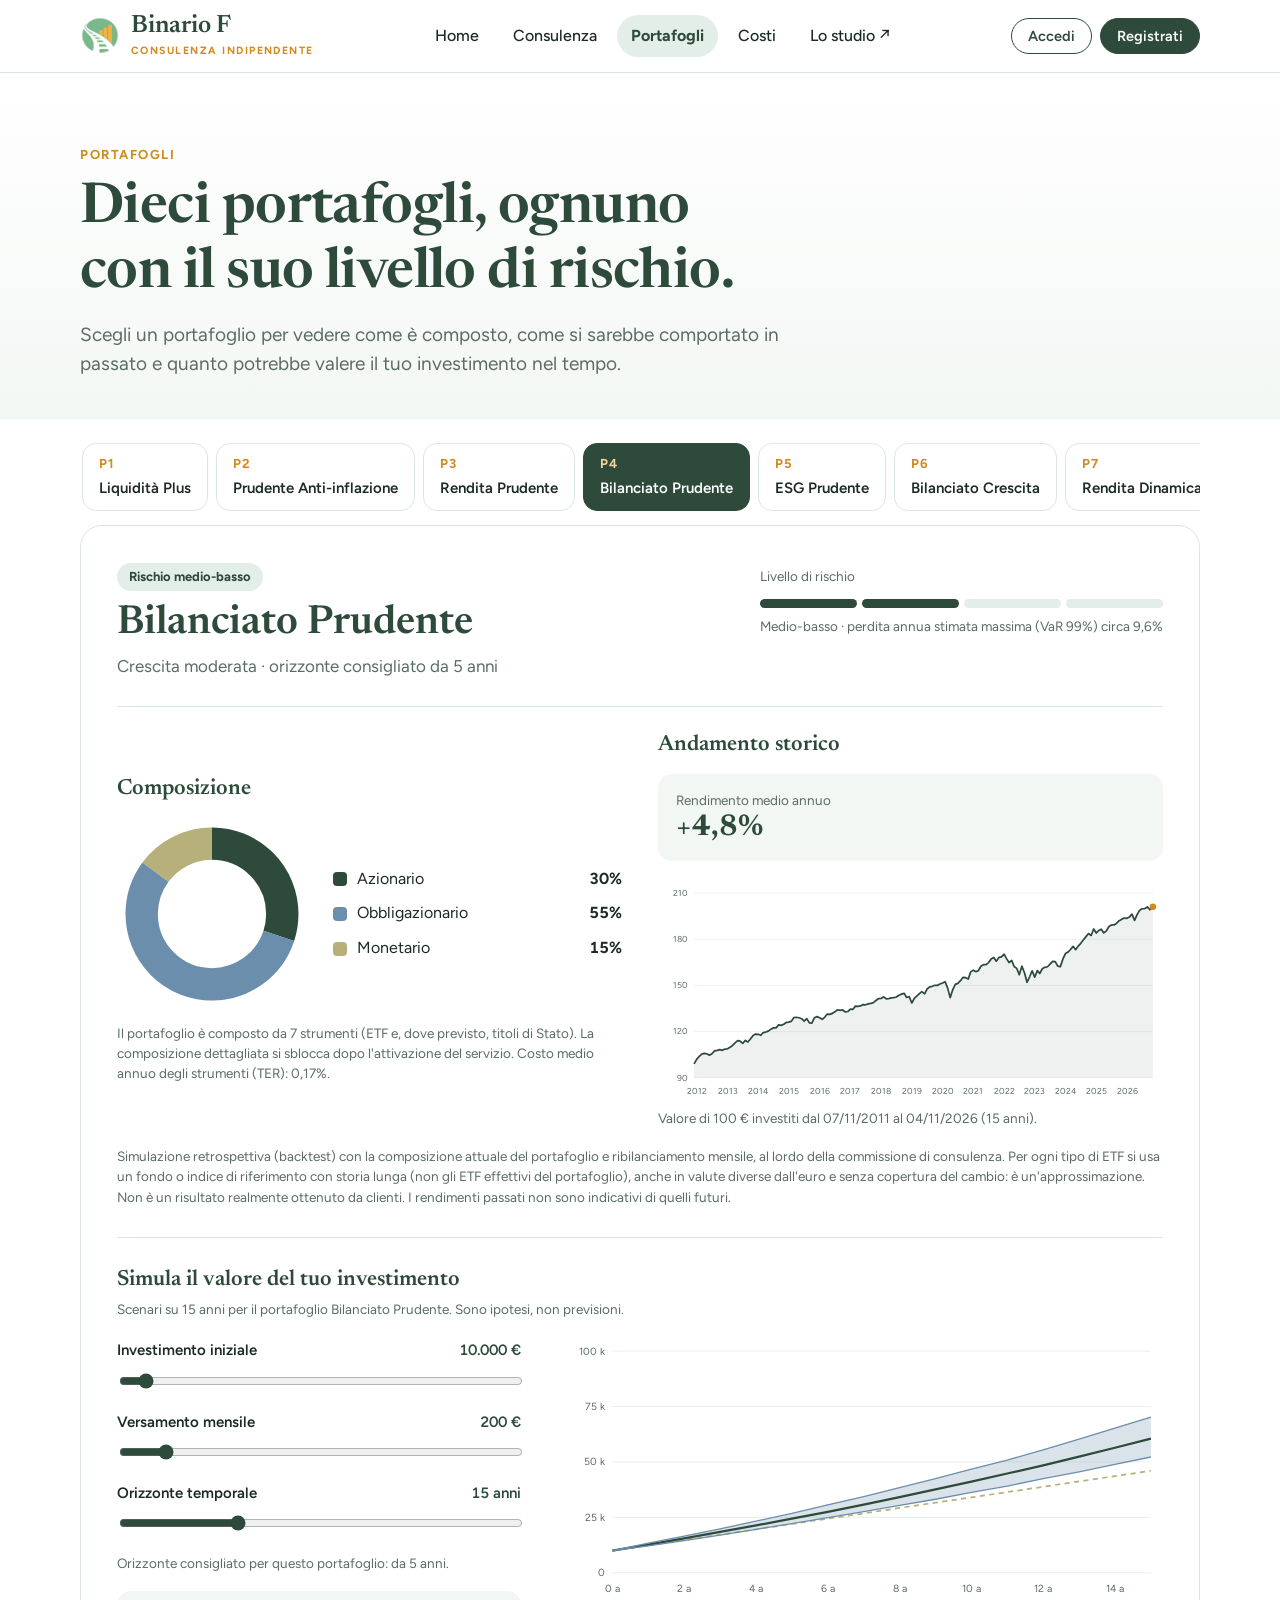
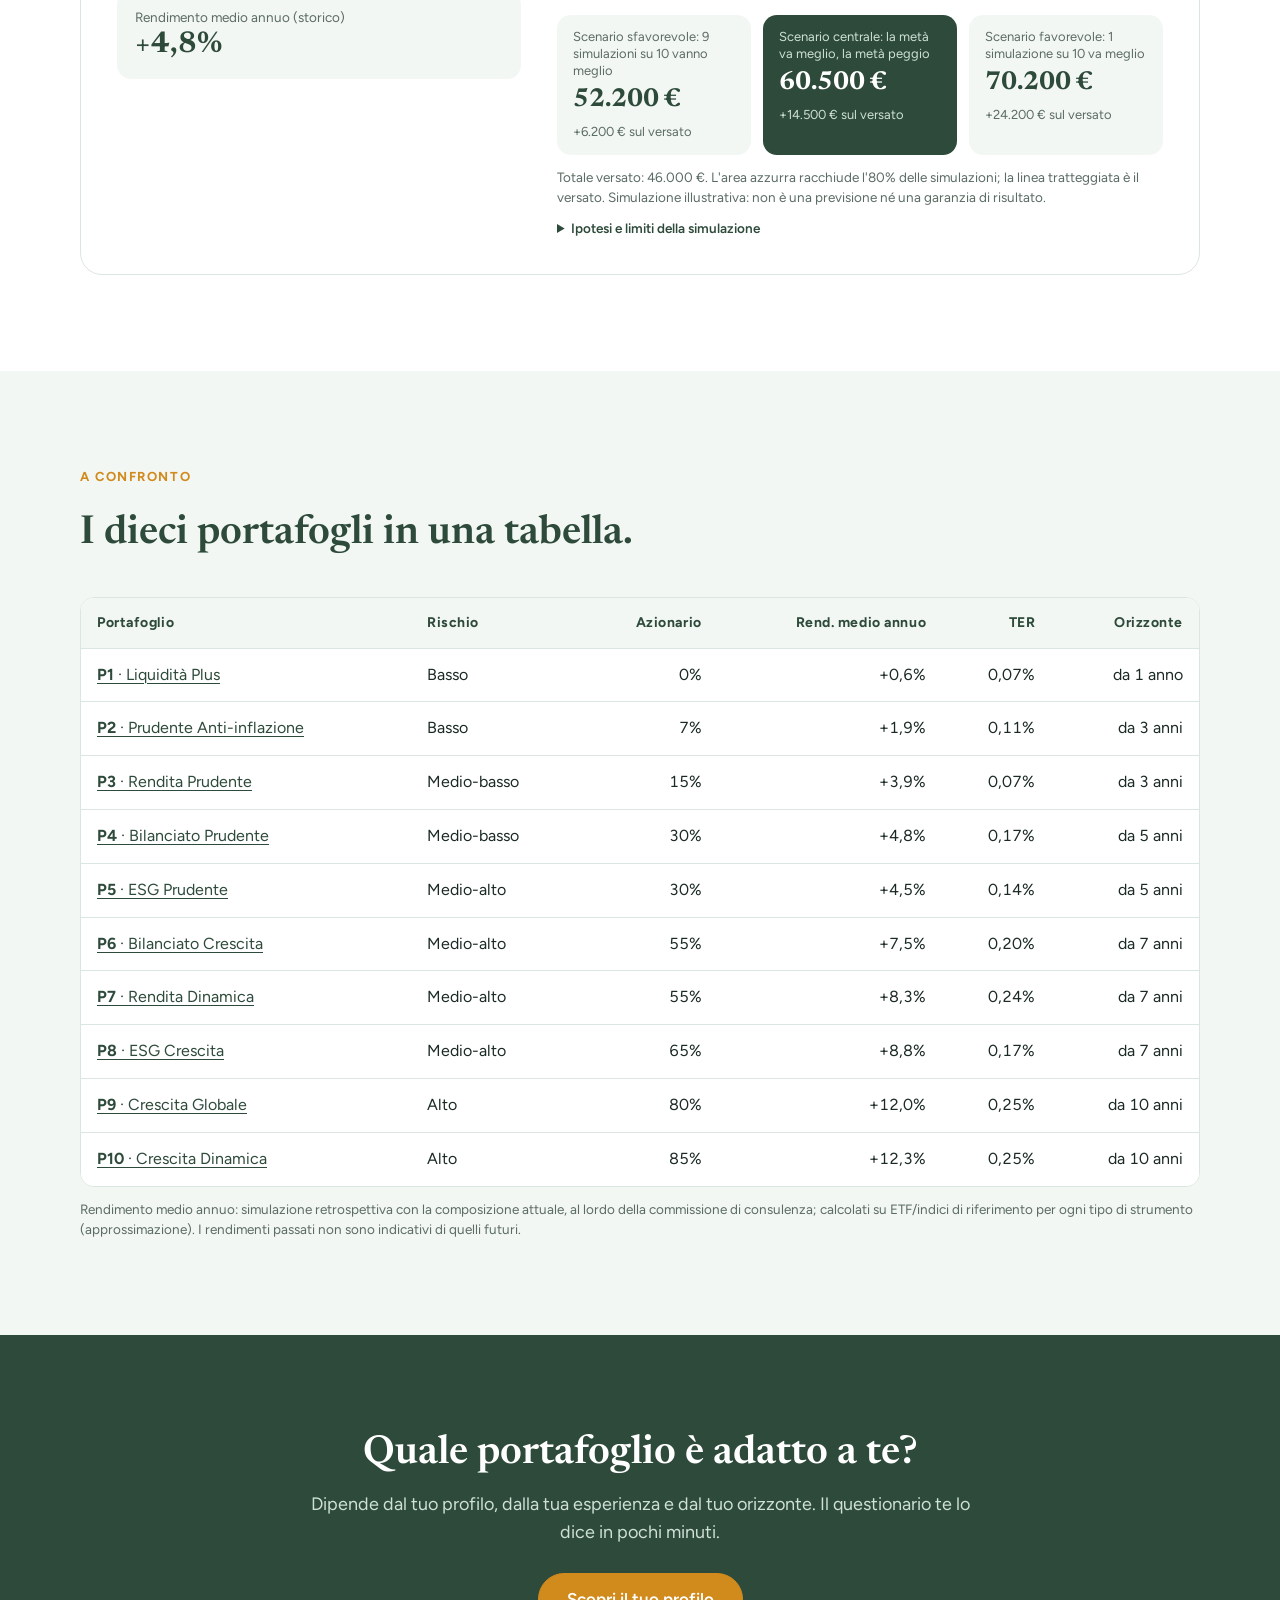
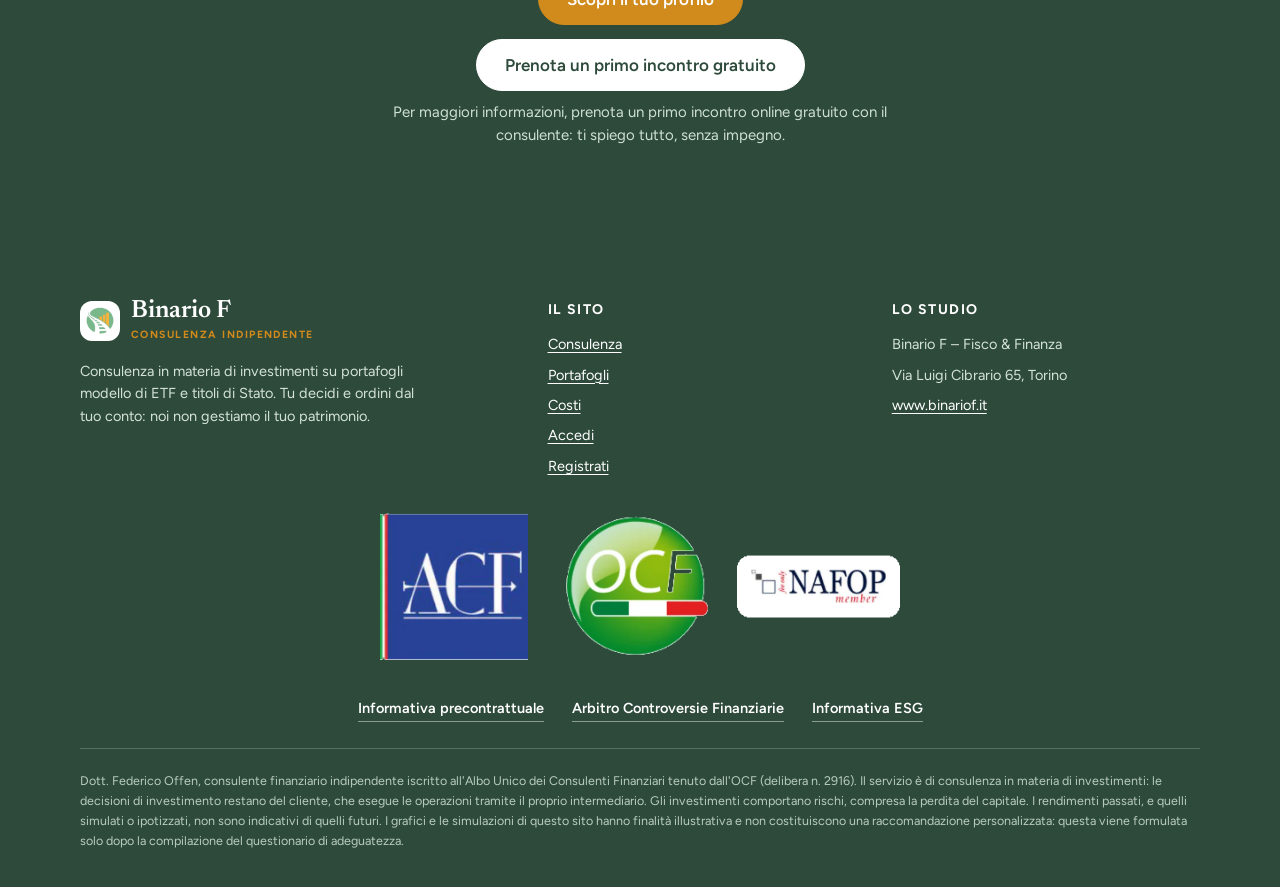
<file: portafogli.html>
<!doctype html>
<html lang="it"><head><meta charset="utf-8"><meta name="viewport" content="width=device-width,initial-scale=1,viewport-fit=cover">
<title>Portafogli · Binario F</title><meta name="description" content="I dieci portafogli modello Binario F: composizione per classi di attivi, andamento storico, rischio e simulatore del valore dell'investimento."><meta name="color-scheme" content="light">
<link rel="icon" href="favicon.png"><link rel="preconnect" href="https://fonts.googleapis.com"><link rel="preconnect" href="https://fonts.gstatic.com" crossorigin>
<link rel="stylesheet" href="https://fonts.googleapis.com/css2?family=Figtree:wght@400;500;600;700&family=Newsreader:wght@500;600&display=swap">
<link rel="stylesheet" href="site.css"></head><body>
<header class="top"><div class="wrap"><a class="brand" href="home.html"><img src="logo.png" alt=""><span><b>Binario F</b><small>Consulenza indipendente</small></span></a>
<nav class="main" aria-label="Principale"><a href="home.html">Home</a><a href="servizi.html">Consulenza</a><a href="portafogli.html" aria-current="page">Portafogli</a><a href="costi.html">Costi</a><a href="https://www.binariof.it" rel="noopener">Lo studio ↗</a></nav>
<div class="cta-h"><a class="btn sm hide-s" href="consulenza.html#accedi">Accedi</a><a class="btn sm pri" href="consulenza.html#registrati">Registrati</a><button class="burger" aria-label="Menu" aria-expanded="false"><svg width="22" height="22" viewBox="0 0 24 24" fill="none" stroke="#2D4A3A" stroke-width="2" stroke-linecap="round"><path d="M4 7h16M4 12h16M4 17h16"/></svg></button></div></div></header>
<section class="page-h"><div class="wrap"><span class="eyebrow">Portafogli</span><h1>Dieci portafogli, ognuno con il suo livello di rischio.</h1><p class="lead">Scegli un portafoglio per vedere come è composto, come si sarebbe comportato in passato e quanto potrebbe valere il tuo investimento nel tempo.</p></div></section>
<section style="padding-top:20px"><div class="wrap"><div class="pfsel" id="sel" role="group" aria-label="Portafogli"></div><div class="panel" id="pan"></div></div></section>
<section class="alt"><div class="wrap"><div class="sec-h"><span class="eyebrow">A confronto</span><h2>I dieci portafogli in una tabella.</h2></div><div class="tw"><table class="t" id="cmp"></table></div><p class="note" style="margin-top:12px" id="cmpnote"></p></div></section>
<section class="dark cta-band"><div class="wrap"><h2>Quale portafoglio è adatto a te?</h2><p>Dipende dal tuo profilo, dalla tua esperienza e dal tuo orizzonte. Il questionario te lo dice in pochi minuti.</p><div class="btns"><a class="btn amb lg" href="consulenza.html#registrati">Scopri il tuo profilo</a></div><div class="btns" style="margin-top:14px"><a class="btn wh lg" href="https://www.binariof.it/contatti/" target="_blank" rel="noopener">Prenota un primo incontro gratuito</a></div><p style="font-size:15px;margin-top:10px">Per maggiori informazioni, prenota un primo incontro online gratuito con il consulente: ti spiego tutto, senza impegno.</p></div></section>
<footer><div class="wrap"><div class="cols"><div><a class="brand" href="home.html" style="color:#fff"><img src="logo.png" alt="" style="background:#fff;border-radius:12px;padding:5px"><span><b style="color:#fff">Binario F</b><small>Consulenza indipendente</small></span></a>
<p style="margin-top:16px;max-width:38ch">Consulenza in materia di investimenti su portafogli modello di ETF e titoli di Stato. Tu decidi e ordini dal tuo conto: noi non gestiamo il tuo patrimonio.</p></div>
<div><h4>Il sito</h4><ul><li><a href="servizi.html">Consulenza</a></li><li><a href="portafogli.html">Portafogli</a></li><li><a href="costi.html">Costi</a></li><li><a href="consulenza.html#accedi">Accedi</a></li><li><a href="consulenza.html#registrati">Registrati</a></li></ul></div>
<div><h4>Lo studio</h4><ul><li>Binario F – Fisco &amp; Finanza</li><li>Via Luigi Cibrario 65, Torino</li><li><a href="https://www.binariof.it" rel="noopener">www.binariof.it</a></li></ul></div></div>
<div class="enti"><img src="enti.png" alt="ACF, OCF, NAFOP member"></div><nav class="flinks" aria-label="Informative"><a href="https://www.binariof.it/informativa-precontrattuale/" target="_blank" rel="noopener">Informativa precontrattuale</a><a href="https://www.binariof.it/arbitro-controversie-finanziarie/" target="_blank" rel="noopener">Arbitro Controversie Finanziarie</a><a href="https://www.binariof.it/informativa-esg/" target="_blank" rel="noopener">Informativa ESG</a></nav><div class="legal">Dott. Federico Offen, consulente finanziario indipendente iscritto all'Albo Unico dei Consulenti Finanziari tenuto dall'OCF (delibera n. 2916). Il servizio è di consulenza in materia di investimenti: le decisioni di investimento restano del cliente, che esegue le operazioni tramite il proprio intermediario. Gli investimenti comportano rischi, compresa la perdita del capitale. I rendimenti passati, e quelli simulati o ipotizzati, non sono indicativi di quelli futuri. I grafici e le simulazioni di questo sito hanno finalità illustrativa e non costituiscono una raccomandazione personalizzata: questa viene formulata solo dopo la compilazione del questionario di adeguatezza.</div></div></footer>
<script>BF_PF={"P1": {"id": "P1", "nome": "Liquidità Plus", "obiettivo": "Protezione", "fascia": 0, "minAnni": 1, "strumenti": 3, "classi": {"Azionario": 0, "Obbligazionario": 40, "Monetario": 60, "Oro": 0}, "ter": 0.074, "vol": 0.0048, "va": 1.1, "esg": false}, "P2": {"id": "P2", "nome": "Prudente Anti-inflazione", "obiettivo": "Proteggere il potere d'acquisto", "fascia": 0, "minAnni": 3, "strumenti": 6, "classi": {"Azionario": 7, "Obbligazionario": 68, "Monetario": 25, "Oro": 0}, "ter": 0.114, "vol": 0.0162, "va": 3.8, "esg": false}, "P3": {"id": "P3", "nome": "Rendita Prudente", "obiettivo": "Flusso di cedole", "fascia": 1, "minAnni": 3, "strumenti": 7, "classi": {"Azionario": 15, "Obbligazionario": 65, "Monetario": 20, "Oro": 0}, "ter": 0.072, "vol": 0.0254, "va": 6.2, "esg": false}, "P4": {"id": "P4", "nome": "Bilanciato Prudente", "obiettivo": "Crescita moderata", "fascia": 1, "minAnni": 5, "strumenti": 7, "classi": {"Azionario": 30, "Obbligazionario": 55, "Monetario": 15, "Oro": 0}, "ter": 0.166, "vol": 0.04, "va": 9.6, "esg": false}, "P5": {"id": "P5", "nome": "ESG Prudente", "obiettivo": "Crescita moderata sostenibile", "fascia": 2, "minAnni": 5, "strumenti": 7, "classi": {"Azionario": 30, "Obbligazionario": 55, "Monetario": 15, "Oro": 0}, "ter": 0.137, "vol": 0.0483, "va": 12, "esg": true}, "P6": {"id": "P6", "nome": "Bilanciato Crescita", "obiettivo": "Crescita", "fascia": 2, "minAnni": 7, "strumenti": 7, "classi": {"Azionario": 55, "Obbligazionario": 35, "Monetario": 10, "Oro": 0}, "ter": 0.196, "vol": 0.073, "va": 17.7, "esg": false}, "P7": {"id": "P7", "nome": "Rendita Dinamica", "obiettivo": "Dividendi e cedole", "fascia": 2, "minAnni": 7, "strumenti": 7, "classi": {"Azionario": 55, "Obbligazionario": 35, "Monetario": 10, "Oro": 0}, "ter": 0.237, "vol": 0.0765, "va": 17.7, "esg": false}, "P8": {"id": "P8", "nome": "ESG Crescita", "obiettivo": "Crescita sostenibile", "fascia": 2, "minAnni": 7, "strumenti": 7, "classi": {"Azionario": 65, "Obbligazionario": 30, "Monetario": 5, "Oro": 0}, "ter": 0.173, "vol": 0.0977, "va": 23.2, "esg": true}, "P9": {"id": "P9", "nome": "Crescita Globale", "obiettivo": "Crescita", "fascia": 3, "minAnni": 10, "strumenti": 8, "classi": {"Azionario": 80, "Obbligazionario": 10, "Monetario": 5, "Oro": 5}, "ter": 0.249, "vol": 0.1039, "va": 25.1, "esg": false}, "P10": {"id": "P10", "nome": "Crescita Dinamica", "obiettivo": "Crescita con satellite settoriale", "fascia": 3, "minAnni": 10, "strumenti": 8, "classi": {"Azionario": 85, "Obbligazionario": 10, "Monetario": 5, "Oro": 0}, "ter": 0.248, "vol": 0.1092, "va": 26.6, "esg": false}};</script><script src="site.js"></script><script>(function(){
const ids=Object.keys(BF_PF);let cur=(location.hash||'').slice(1);if(!BF_PF[cur])cur='P4';let sim={init:10000,mens:200,anni:15};
const sel=$('#sel'),pan=$('#pan');
sel.innerHTML=ids.map(k=>`<button data-k="${k}"><b>${k}</b><span>${BF_PF[k].nome}</span></button>`).join('');
sel.addEventListener('click',e=>{const b=e.target.closest('button');if(!b)return;cur=b.dataset.k;history.replaceState(null,'','#'+cur);draw()});
const orz=n=>n+(n===1?' anno':' anni');
function volOf(p){const s=STO&&STO.portafogli&&STO.portafogli[p.id];return s&&s.vol>0?Math.max(s.vol,.004):Math.max(p.vol,.004)}
function draw(){const p=BF_PF[cur];$$('#sel button').forEach(b=>b.setAttribute('aria-pressed',b.dataset.k===cur));
 const s=STO&&STO.portafogli&&STO.portafogli[cur];
 pan.innerHTML=`<div style="display:flex;flex-wrap:wrap;justify-content:space-between;gap:12px;align-items:flex-start"><div><span class="pill ${p.fascia<2?'g':''}">Rischio ${BF.BANDS[p.fascia].toLowerCase()}</span><h2 style="margin-top:10px">${p.nome}</h2><p class="lead" style="font-size:17px;margin-top:6px">${p.obiettivo} · orizzonte consigliato da ${orz(p.minAnni)}${p.esg?' · strumenti con criteri ESG':''}</p></div><div style="min-width:220px"><small class="note">Livello di rischio</small><div class="gauge">${BF.BANDS.map((b,i)=>`<i class="${i<=p.fascia?'on':''}" title="${b}"></i>`).join('')}</div><small class="note">${BF.BANDS[p.fascia]} · perdita annua stimata massima (VaR 99%) circa ${p.va.toLocaleString('it-IT')}%</small></div></div>
 <hr style="border:0;border-top:1px solid var(--line);margin:26px 0">
 <div class="grid g2" style="align-items:center;gap:36px"><div><h3 style="margin-bottom:16px">Composizione</h3><div style="display:flex;gap:26px;align-items:center;flex-wrap:wrap">${donut(p.classi)}<div style="flex:1;min-width:190px">${legend(p.classi)}</div></div><p class="note" style="margin-top:14px">Il portafoglio è composto da ${p.strumenti} strumenti (ETF e, dove previsto, titoli di Stato). La composizione dettagliata si sblocca dopo l'attivazione del servizio. Costo medio annuo degli strumenti (TER): ${p.ter.toLocaleString('it-IT',{minimumFractionDigits:2,maximumFractionDigits:2})}%.</p></div>
 <div><h3 style="margin-bottom:16px">Andamento storico</h3>${s?`<div class="kpis" style="grid-template-columns:1fr"><div class="kpi"><small>Rendimento medio annuo</small><b>${pcs(s.cagr)}</b></div></div>${lineChart(s.serie)}<p class="note" style="margin-top:8px">Valore di 100 € investiti dal ${new Date(s.dal).toLocaleDateString('it-IT')} al ${new Date(s.al).toLocaleDateString('it-IT')} (${s.anni.toLocaleString('it-IT',{maximumFractionDigits:1})} anni).</p>`:`<div class="empty">${STO?`Per questo portafoglio non mostriamo uno storico: più della metà è in titoli di Stato (BTP e BOT), di cui non abbiamo una serie di prezzi confrontabile.`:`Lo storico del portafoglio non è al momento disponibile.`}</div>`}</div></div>
 ${s?`<p class="note" style="margin-top:18px">Simulazione retrospettiva (backtest) con la composizione attuale del portafoglio e ribilanciamento mensile, al lordo della commissione di consulenza. Per ogni tipo di ETF si usa un fondo o indice di riferimento con storia lunga (non gli ETF effettivi del portafoglio), anche in valute diverse dall'euro e senza copertura del cambio: è un'approssimazione. Non è un risultato realmente ottenuto da clienti. I rendimenti passati non sono indicativi di quelli futuri.</p>`:''}
 <hr style="border:0;border-top:1px solid var(--line);margin:30px 0">
 <h3 style="margin-bottom:6px">Simula il valore del tuo investimento</h3><p class="note" style="margin-bottom:20px">Scenari su ${orz(sim.anni)} per il portafoglio ${p.nome}. Sono ipotesi, non previsioni.</p>
 <div class="sim"><div><div class="field"><label for="i1">Investimento iniziale <output id="o1"></output></label><input id="i1" type="range" min="0" max="200000" step="1000" value="${sim.init}"></div><div class="field"><label for="i2">Versamento mensile <output id="o2"></output></label><input id="i2" type="range" min="0" max="2000" step="50" value="${sim.mens}"></div><div class="field"><label for="i3">Orizzonte temporale <output id="o3"></output></label><input id="i3" type="range" min="${Math.max(1,Math.min(p.minAnni,10))}" max="40" step="1" value="${Math.max(sim.anni,p.minAnni)}"></div>
 <p class="note">Orizzonte consigliato per questo portafoglio: da ${orz(p.minAnni)}.</p>
 <div class="kpis" style="grid-template-columns:1fr;margin-top:18px"><div class="kpi"><small>Rendimento medio annuo (storico)</small><b>${s?pcs(s.cagr):'—'}</b></div></div></div><div id="out"></div></div>`;
 ['i1','i2','i3'].forEach(i=>$('#'+i).addEventListener('input',run));run()}
function run(){const p=BF_PF[cur];sim.init=+$('#i1').value;sim.mens=+$('#i2').value;sim.anni=+$('#i3').value;$('#o1').textContent=eur(sim.init);$('#o2').textContent=eur(sim.mens);$('#o3').textContent=sim.anni+' anni';
 if(sim.init+sim.mens<=0){$('#out').innerHTML='<div class="empty">Imposta un importo iniziale o mensile.</div>';return}
 const r=simula(p,sim.init,sim.mens,sim.anni,volOf(p)),n=sim.anni,v=r.versato[n];
 const sc=(t,x,c)=>`<div class="${c||''}"><small>${t}</small><b>${eur(Math.round(x/100)*100)}</b><small style="min-height:0;margin-top:4px">${x>=v?'+':'−'}${eur(Math.abs(Math.round((x-v)/100)*100))} sul versato</small></div>`;
 $('#out').innerHTML=fanChart(r)+`<div class="scen">${sc('Scenario sfavorevole: 9 simulazioni su 10 vanno meglio',r.p10[n])}${sc('Scenario centrale: la metà va meglio, la metà peggio',r.p50[n],'mid')}${sc('Scenario favorevole: 1 simulazione su 10 va meglio',r.p90[n])}</div>
 <p class="note" style="margin-top:12px">Totale versato: ${eur(v)}. L'area azzurra racchiude l'80% delle simulazioni; la linea tratteggiata è il versato. Simulazione illustrativa: non è una previsione né una garanzia di risultato.</p>
 <details class="note" style="padding:10px 0 0;border:0"><summary style="font-size:13.5px;font-weight:600">Ipotesi e limiti della simulazione</summary><p style="font-size:13.5px;margin-top:8px">Rendimento lordo ipotizzato ${pc(grossOf(p),1)} l'anno (azionario ${BF.ASS.Azionario}%, obbligazionario ${BF.ASS.Obbligazionario}%, monetario ${BF.ASS.Monetario}%, oro ${BF.ASS.Oro}%), al netto del costo degli strumenti (TER ${p.ter.toLocaleString('it-IT',{minimumFractionDigits:2,maximumFractionDigits:2})}%) e della commissione di consulenza continuativa; volatilità ${pc(volOf(p),1)} l'anno. I costi del tuo intermediario e le imposte non sono inclusi.</p></details></p>`}
function table(){const t=$('#cmp');t.innerHTML=`<thead><tr><th>Portafoglio</th><th>Rischio</th><th class="n">Azionario</th><th class="n">Rend. medio annuo</th><th class="n">TER</th><th class="n">Orizzonte</th></tr></thead><tbody>${ids.map(k=>{const p=BF_PF[k],s=STO&&STO.portafogli&&STO.portafogli[k];return `<tr><td><a href="#${k}" data-k="${k}"><b>${k}</b> · ${p.nome}</a></td><td>${BF.BANDS[p.fascia]}</td><td class="n">${p.classi.Azionario}%</td><td class="n">${s?pcs(s.cagr):'—'}</td><td class="n">${p.ter.toLocaleString('it-IT',{minimumFractionDigits:2,maximumFractionDigits:2})}%</td><td class="n">da ${orz(p.minAnni)}</td></tr>`}).join('')}</tbody>`;
 $('#cmpnote').textContent=STO?'Rendimento medio annuo: simulazione retrospettiva con la composizione attuale, al lordo della commissione di consulenza; calcolati su ETF/indici di riferimento per ogni tipo di strumento (approssimazione). I rendimenti passati non sono indicativi di quelli futuri.':'Lo storico si sta aggiornando.';
 t.addEventListener('click',e=>{const a=e.target.closest('a[data-k]');if(a){cur=a.dataset.k;draw();window.scrollTo({top:0,behavior:'smooth'})}})}
stoP.then(()=>{draw();table()});draw();
})()</script></body></html>
</file>
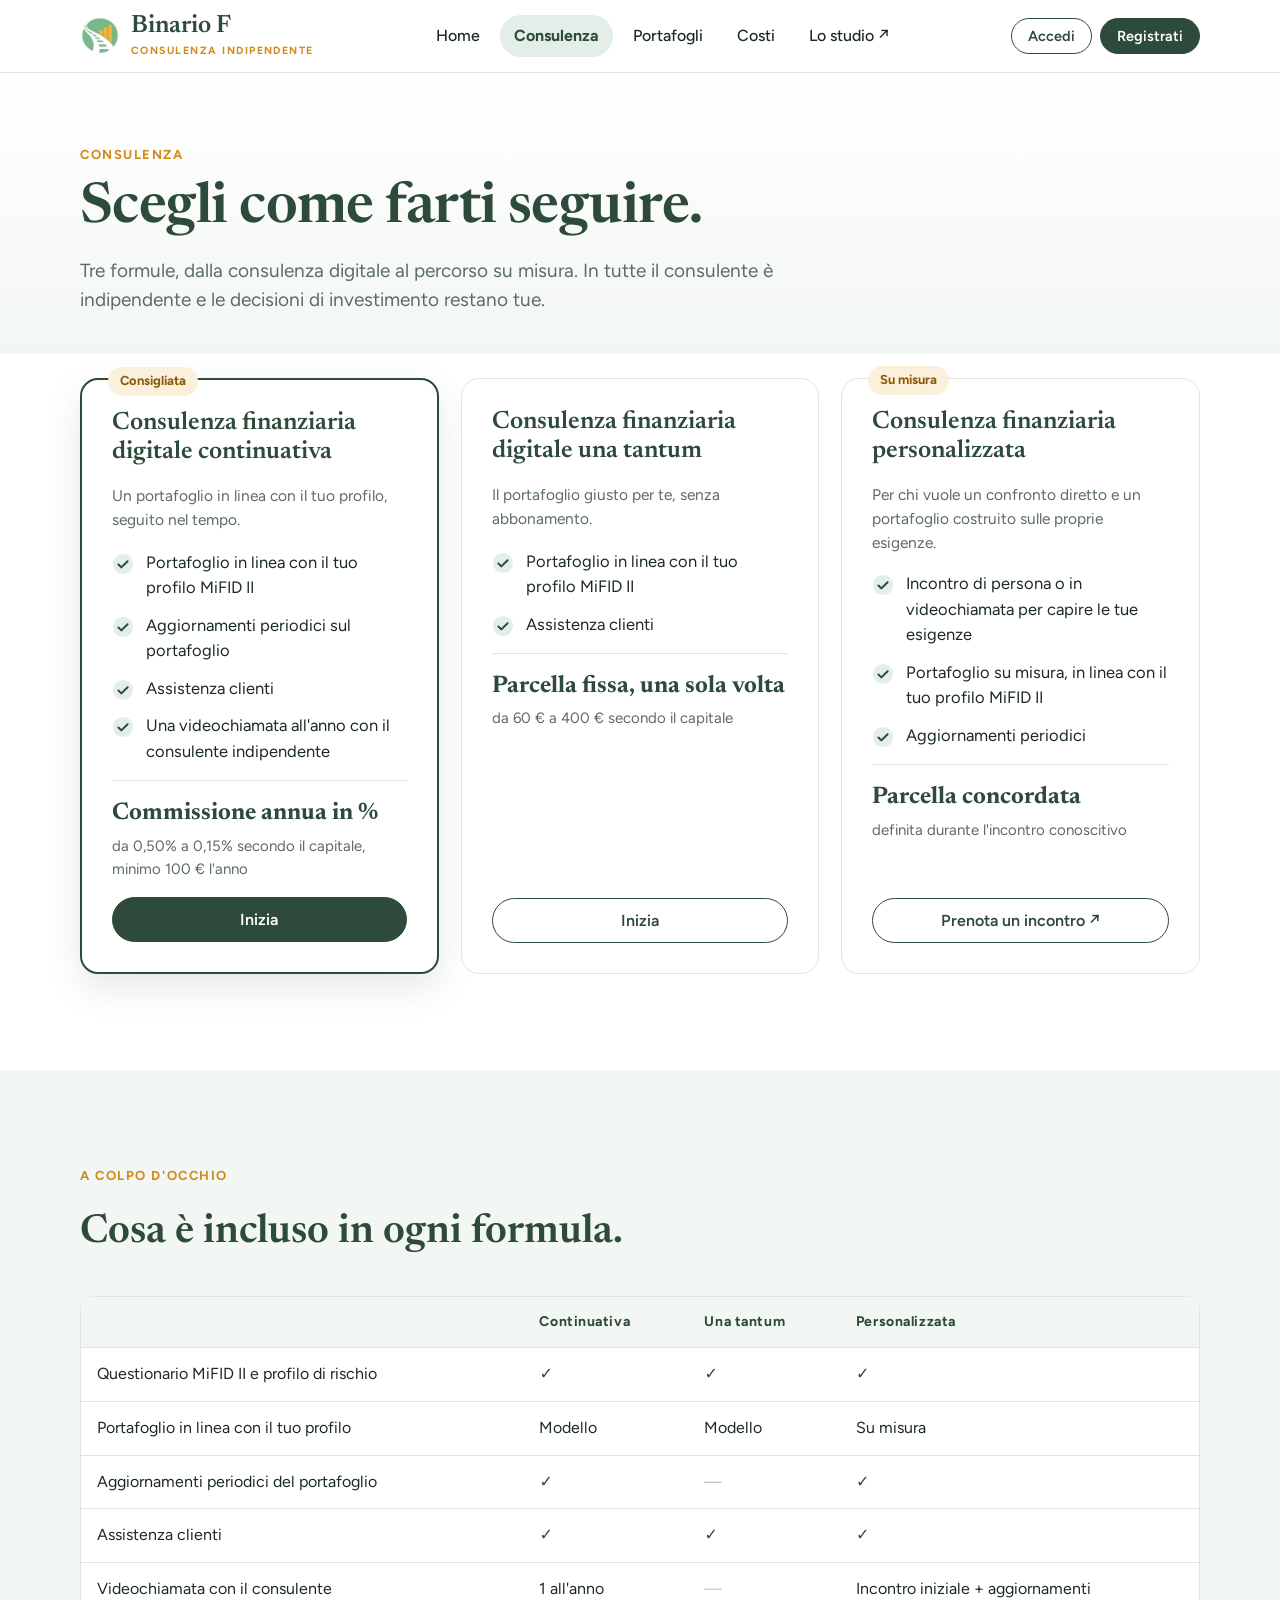
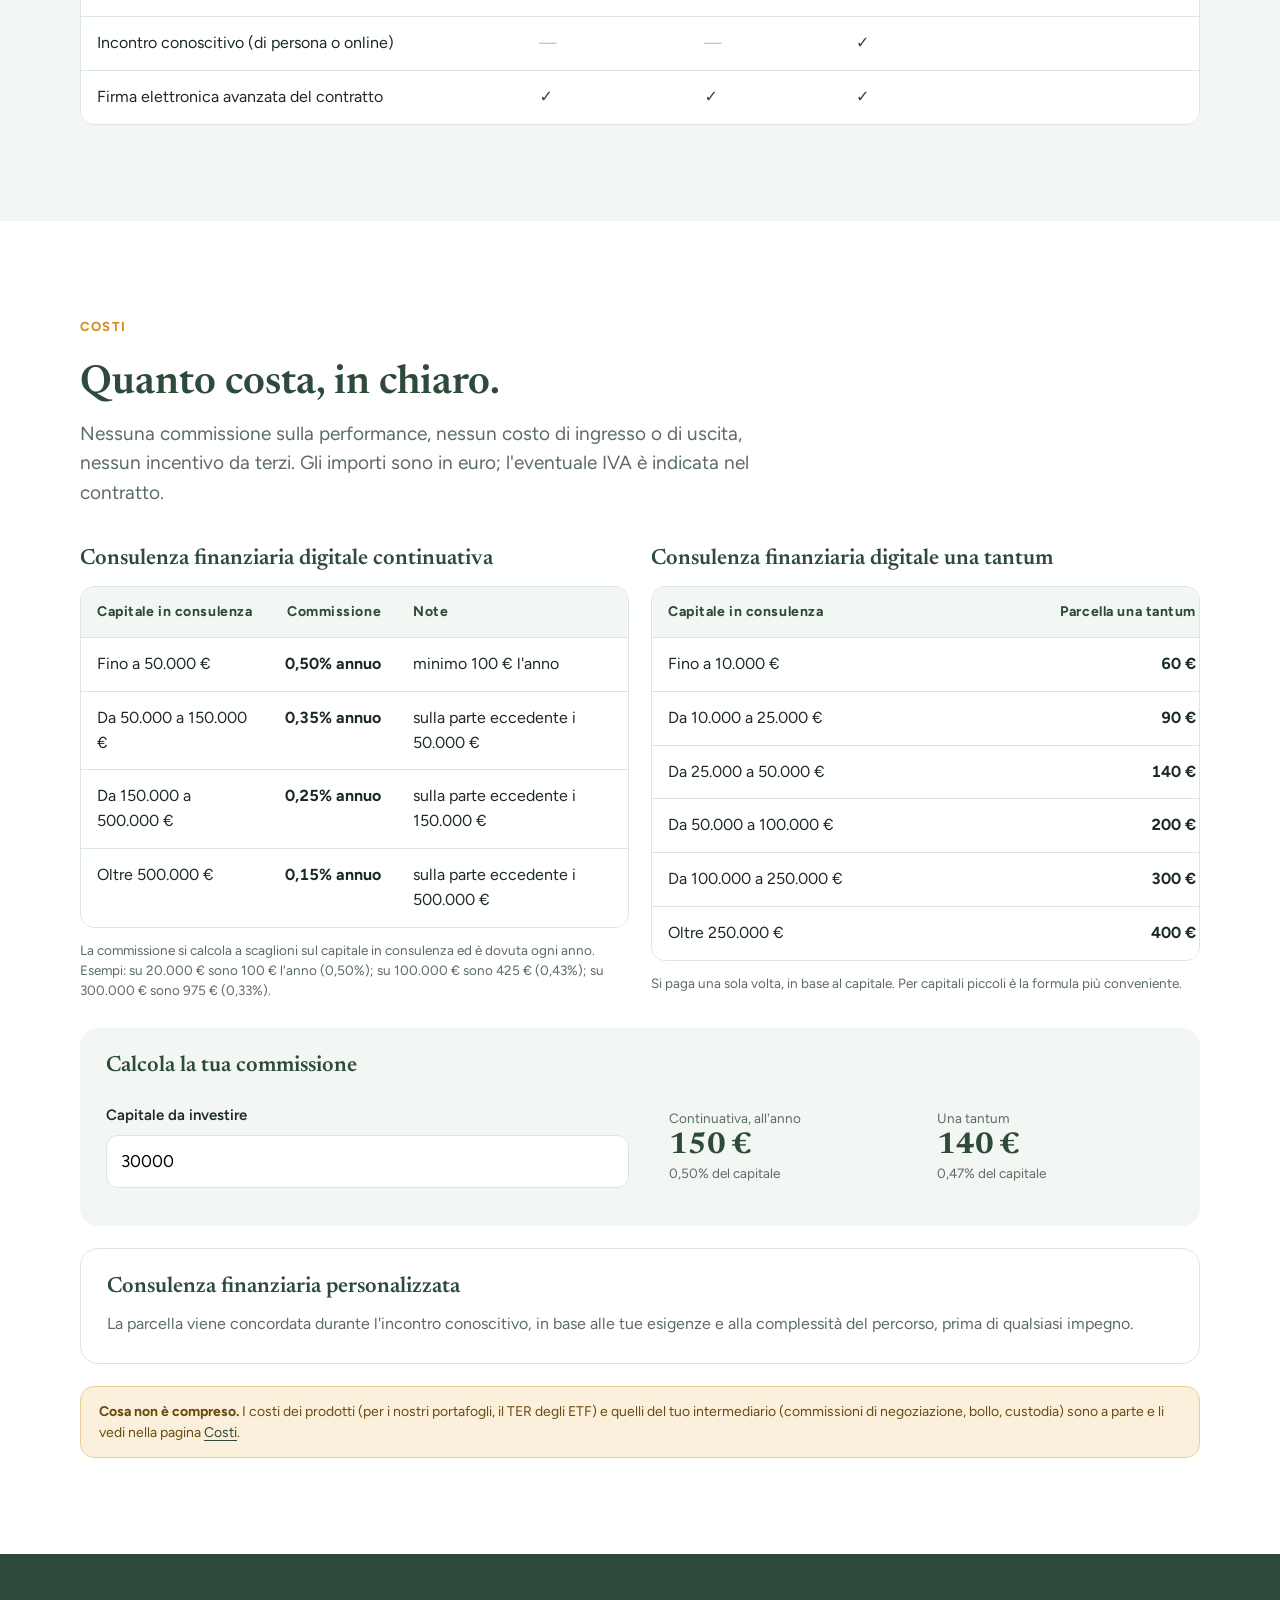
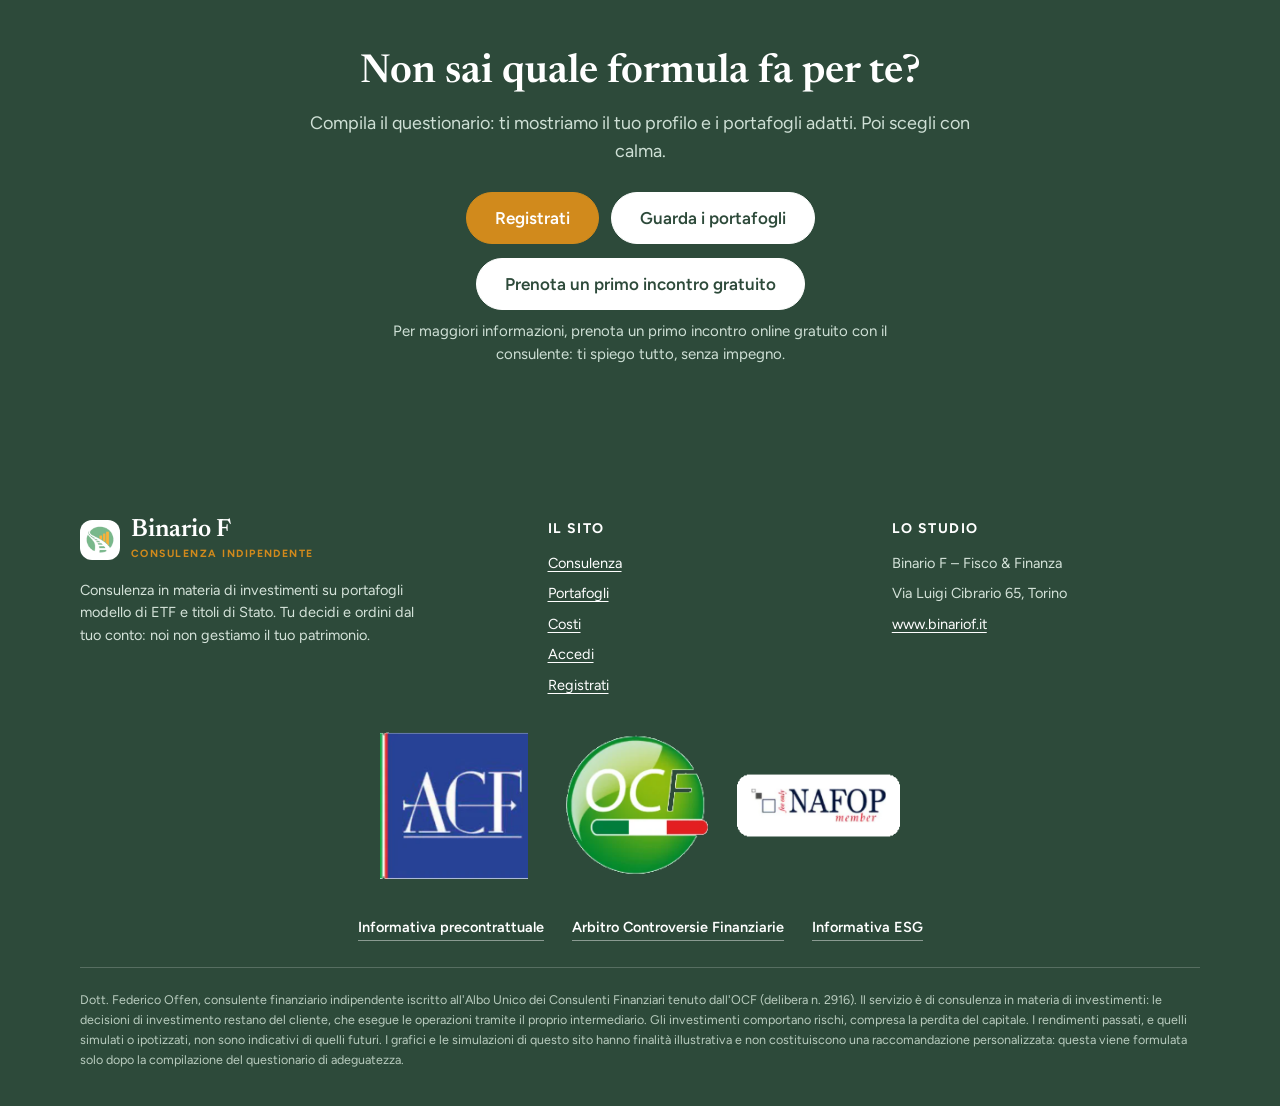
<file: servizi.html>
<!doctype html>
<html lang="it"><head><meta charset="utf-8"><meta name="viewport" content="width=device-width,initial-scale=1,viewport-fit=cover">
<title>Consulenza · Binario F</title><meta name="description" content="Le tre formule di consulenza Binario F: digitale continuativa, digitale una tantum e personalizzata. Servizi inclusi e costi."><meta name="color-scheme" content="light">
<link rel="icon" href="favicon.png"><link rel="preconnect" href="https://fonts.googleapis.com"><link rel="preconnect" href="https://fonts.gstatic.com" crossorigin>
<link rel="stylesheet" href="https://fonts.googleapis.com/css2?family=Figtree:wght@400;500;600;700&family=Newsreader:wght@500;600&display=swap">
<link rel="stylesheet" href="site.css"></head><body>
<header class="top"><div class="wrap"><a class="brand" href="home.html"><img src="logo.png" alt=""><span><b>Binario F</b><small>Consulenza indipendente</small></span></a>
<nav class="main" aria-label="Principale"><a href="home.html">Home</a><a href="servizi.html" aria-current="page">Consulenza</a><a href="portafogli.html">Portafogli</a><a href="costi.html">Costi</a><a href="https://www.binariof.it" rel="noopener">Lo studio ↗</a></nav>
<div class="cta-h"><a class="btn sm hide-s" href="consulenza.html#accedi">Accedi</a><a class="btn sm pri" href="consulenza.html#registrati">Registrati</a><button class="burger" aria-label="Menu" aria-expanded="false"><svg width="22" height="22" viewBox="0 0 24 24" fill="none" stroke="#2D4A3A" stroke-width="2" stroke-linecap="round"><path d="M4 7h16M4 12h16M4 17h16"/></svg></button></div></div></header>
<section class="page-h"><div class="wrap"><span class="eyebrow">Consulenza</span><h1>Scegli come farti seguire.</h1><p class="lead">Tre formule, dalla consulenza digitale al percorso su misura. In tutte il consulente è indipendente e le decisioni di investimento restano tue.</p></div></section>
<section style="padding-top:24px"><div class="wrap"><div class="grid g3 plans">
<div class="card plan feat"><span class="pill tag">Consigliata</span><h3>Consulenza finanziaria digitale continuativa</h3><p class="for">Un portafoglio in linea con il tuo profilo, seguito nel tempo.</p><ul class="ul"><li><svg width="22" height="22" viewBox="0 0 24 24" aria-hidden="true"><circle cx="12" cy="12" r="11" fill="#E4EEE8"/><path d="M7 12.5l3.2 3.2L17 9" fill="none" stroke="#2D4A3A" stroke-width="2.2" stroke-linecap="round" stroke-linejoin="round"/></svg><span>Portafoglio in linea con il tuo profilo MiFID II</span></li><li><svg width="22" height="22" viewBox="0 0 24 24" aria-hidden="true"><circle cx="12" cy="12" r="11" fill="#E4EEE8"/><path d="M7 12.5l3.2 3.2L17 9" fill="none" stroke="#2D4A3A" stroke-width="2.2" stroke-linecap="round" stroke-linejoin="round"/></svg><span>Aggiornamenti periodici sul portafoglio</span></li><li><svg width="22" height="22" viewBox="0 0 24 24" aria-hidden="true"><circle cx="12" cy="12" r="11" fill="#E4EEE8"/><path d="M7 12.5l3.2 3.2L17 9" fill="none" stroke="#2D4A3A" stroke-width="2.2" stroke-linecap="round" stroke-linejoin="round"/></svg><span>Assistenza clienti</span></li><li><svg width="22" height="22" viewBox="0 0 24 24" aria-hidden="true"><circle cx="12" cy="12" r="11" fill="#E4EEE8"/><path d="M7 12.5l3.2 3.2L17 9" fill="none" stroke="#2D4A3A" stroke-width="2.2" stroke-linecap="round" stroke-linejoin="round"/></svg><span>Una videochiamata all'anno con il consulente indipendente</span></li></ul><div class="price"><b>Commissione annua in %</b>da 0,50% a 0,15% secondo il capitale, minimo 100 € l'anno</div><a class="btn pri" href="consulenza.html#registrati">Inizia</a></div>
<div class="card plan"><h3>Consulenza finanziaria digitale una tantum</h3><p class="for">Il portafoglio giusto per te, senza abbonamento.</p><ul class="ul"><li><svg width="22" height="22" viewBox="0 0 24 24" aria-hidden="true"><circle cx="12" cy="12" r="11" fill="#E4EEE8"/><path d="M7 12.5l3.2 3.2L17 9" fill="none" stroke="#2D4A3A" stroke-width="2.2" stroke-linecap="round" stroke-linejoin="round"/></svg><span>Portafoglio in linea con il tuo profilo MiFID II</span></li><li><svg width="22" height="22" viewBox="0 0 24 24" aria-hidden="true"><circle cx="12" cy="12" r="11" fill="#E4EEE8"/><path d="M7 12.5l3.2 3.2L17 9" fill="none" stroke="#2D4A3A" stroke-width="2.2" stroke-linecap="round" stroke-linejoin="round"/></svg><span>Assistenza clienti</span></li></ul><div class="price"><b>Parcella fissa, una sola volta</b>da 60 € a 400 € secondo il capitale</div><a class="btn" href="consulenza.html#registrati">Inizia</a></div>
<div class="card plan"><span class="pill tag">Su misura</span><h3>Consulenza finanziaria personalizzata</h3><p class="for">Per chi vuole un confronto diretto e un portafoglio costruito sulle proprie esigenze.</p><ul class="ul"><li><svg width="22" height="22" viewBox="0 0 24 24" aria-hidden="true"><circle cx="12" cy="12" r="11" fill="#E4EEE8"/><path d="M7 12.5l3.2 3.2L17 9" fill="none" stroke="#2D4A3A" stroke-width="2.2" stroke-linecap="round" stroke-linejoin="round"/></svg><span>Incontro di persona o in videochiamata per capire le tue esigenze</span></li><li><svg width="22" height="22" viewBox="0 0 24 24" aria-hidden="true"><circle cx="12" cy="12" r="11" fill="#E4EEE8"/><path d="M7 12.5l3.2 3.2L17 9" fill="none" stroke="#2D4A3A" stroke-width="2.2" stroke-linecap="round" stroke-linejoin="round"/></svg><span>Portafoglio su misura, in linea con il tuo profilo MiFID II</span></li><li><svg width="22" height="22" viewBox="0 0 24 24" aria-hidden="true"><circle cx="12" cy="12" r="11" fill="#E4EEE8"/><path d="M7 12.5l3.2 3.2L17 9" fill="none" stroke="#2D4A3A" stroke-width="2.2" stroke-linecap="round" stroke-linejoin="round"/></svg><span>Aggiornamenti periodici</span></li></ul><div class="price"><b>Parcella concordata</b>definita durante l'incontro conoscitivo</div><a class="btn" href="https://www.binariof.it" rel="noopener">Prenota un incontro ↗</a></div>
</div></div></section>
<section class="alt"><div class="wrap"><div class="sec-h"><span class="eyebrow">A colpo d'occhio</span><h2>Cosa è incluso in ogni formula.</h2></div><div class="tw"><table class="t"><thead><tr><th></th><th>Continuativa</th><th>Una tantum</th><th>Personalizzata</th></tr></thead><tbody><tr><td>Questionario MiFID II e profilo di rischio</td><td><span class="yes">✓</span></td><td><span class="yes">✓</span></td><td><span class="yes">✓</span></td></tr><tr><td>Portafoglio in linea con il tuo profilo</td><td>Modello</td><td>Modello</td><td>Su misura</td></tr><tr><td>Aggiornamenti periodici del portafoglio</td><td><span class="yes">✓</span></td><td><span class="no">—</span></td><td><span class="yes">✓</span></td></tr><tr><td>Assistenza clienti</td><td><span class="yes">✓</span></td><td><span class="yes">✓</span></td><td><span class="yes">✓</span></td></tr><tr><td>Videochiamata con il consulente</td><td>1 all'anno</td><td><span class="no">—</span></td><td>Incontro iniziale + aggiornamenti</td></tr><tr><td>Incontro conoscitivo (di persona o online)</td><td><span class="no">—</span></td><td><span class="no">—</span></td><td><span class="yes">✓</span></td></tr><tr><td>Firma elettronica avanzata del contratto</td><td><span class="yes">✓</span></td><td><span class="yes">✓</span></td><td><span class="yes">✓</span></td></tr></tbody></table></div></div></section>
<section id="costi"><div class="wrap"><div class="sec-h"><span class="eyebrow">Costi</span><h2>Quanto costa, in chiaro.</h2><p class="lead">Nessuna commissione sulla performance, nessun costo di ingresso o di uscita, nessun incentivo da terzi. Gli importi sono in euro; l'eventuale IVA è indicata nel contratto.</p></div>
<div class="grid g2" style="align-items:start"><div><h3 style="margin-bottom:14px">Consulenza finanziaria digitale continuativa</h3><div class="tw"><table class="t"><thead><tr><th>Capitale in consulenza</th><th class="n">Commissione</th><th>Note</th></tr></thead><tbody><tr><td>Fino a 50.000 €</td><td class="n"><b>0,50% annuo</b></td><td>minimo 100 € l'anno</td></tr><tr><td>Da 50.000 a 150.000 €</td><td class="n"><b>0,35% annuo</b></td><td>sulla parte eccedente i 50.000 €</td></tr><tr><td>Da 150.000 a 500.000 €</td><td class="n"><b>0,25% annuo</b></td><td>sulla parte eccedente i 150.000 €</td></tr><tr><td>Oltre 500.000 €</td><td class="n"><b>0,15% annuo</b></td><td>sulla parte eccedente i 500.000 €</td></tr></tbody></table></div><p class="note" style="margin-top:12px">La commissione si calcola a scaglioni sul capitale in consulenza ed è dovuta ogni anno. Esempi: su 20.000 € sono 100 € l'anno (0,50%); su 100.000 € sono 425 € (0,43%); su 300.000 € sono 975 € (0,33%).</p></div>
<div><h3 style="margin-bottom:14px">Consulenza finanziaria digitale una tantum</h3><div class="tw"><table class="t"><thead><tr><th>Capitale in consulenza</th><th class="n">Parcella una tantum</th></tr></thead><tbody><tr><td>Fino a 10.000 €</td><td class="n"><b>60 €</b></td></tr><tr><td>Da 10.000 a 25.000 €</td><td class="n"><b>90 €</b></td></tr><tr><td>Da 25.000 a 50.000 €</td><td class="n"><b>140 €</b></td></tr><tr><td>Da 50.000 a 100.000 €</td><td class="n"><b>200 €</b></td></tr><tr><td>Da 100.000 a 250.000 €</td><td class="n"><b>300 €</b></td></tr><tr><td>Oltre 250.000 €</td><td class="n"><b>400 €</b></td></tr></tbody></table></div><p class="note" style="margin-top:12px">Si paga una sola volta, in base al capitale. Per capitali piccoli è la formula più conveniente.</p></div></div>
<div class="card" style="margin-top:28px;background:var(--g4);border:0"><h3>Calcola la tua commissione</h3><div class="grid g2" style="align-items:center"><div class="field" style="margin:0"><label for="cap">Capitale da investire<output id="capo"></output></label><input id="cap" type="number" min="1000" step="1000" value="30000"></div><div id="calc" style="display:grid;grid-template-columns:1fr 1fr;gap:12px"></div></div></div>
<div class="card" style="margin-top:22px"><h3>Consulenza finanziaria personalizzata</h3><p>La parcella viene concordata durante l'incontro conoscitivo, in base alle tue esigenze e alla complessità del percorso, prima di qualsiasi impegno.</p></div>
<div class="warn" style="margin-top:22px"><b>Cosa non è compreso.</b> I costi dei prodotti (per i nostri portafogli, il TER degli ETF) e quelli del tuo intermediario (commissioni di negoziazione, bollo, custodia) sono a parte e li vedi nella pagina <a href="costi.html">Costi</a>.</div></div></section>
<section class="dark cta-band"><div class="wrap"><h2>Non sai quale formula fa per te?</h2><p>Compila il questionario: ti mostriamo il tuo profilo e i portafogli adatti. Poi scegli con calma.</p><div class="btns"><a class="btn amb lg" href="consulenza.html#registrati">Registrati</a><a class="btn wh lg" href="portafogli.html">Guarda i portafogli</a></div><div class="btns" style="margin-top:14px"><a class="btn wh lg" href="https://www.binariof.it/contatti/" target="_blank" rel="noopener">Prenota un primo incontro gratuito</a></div><p style="font-size:15px;margin-top:10px">Per maggiori informazioni, prenota un primo incontro online gratuito con il consulente: ti spiego tutto, senza impegno.</p></div></section>
<footer><div class="wrap"><div class="cols"><div><a class="brand" href="home.html" style="color:#fff"><img src="logo.png" alt="" style="background:#fff;border-radius:12px;padding:5px"><span><b style="color:#fff">Binario F</b><small>Consulenza indipendente</small></span></a>
<p style="margin-top:16px;max-width:38ch">Consulenza in materia di investimenti su portafogli modello di ETF e titoli di Stato. Tu decidi e ordini dal tuo conto: noi non gestiamo il tuo patrimonio.</p></div>
<div><h4>Il sito</h4><ul><li><a href="servizi.html">Consulenza</a></li><li><a href="portafogli.html">Portafogli</a></li><li><a href="costi.html">Costi</a></li><li><a href="consulenza.html#accedi">Accedi</a></li><li><a href="consulenza.html#registrati">Registrati</a></li></ul></div>
<div><h4>Lo studio</h4><ul><li>Binario F – Fisco &amp; Finanza</li><li>Via Luigi Cibrario 65, Torino</li><li><a href="https://www.binariof.it" rel="noopener">www.binariof.it</a></li></ul></div></div>
<div class="enti"><img src="enti.png" alt="ACF, OCF, NAFOP member"></div><nav class="flinks" aria-label="Informative"><a href="https://www.binariof.it/informativa-precontrattuale/" target="_blank" rel="noopener">Informativa precontrattuale</a><a href="https://www.binariof.it/arbitro-controversie-finanziarie/" target="_blank" rel="noopener">Arbitro Controversie Finanziarie</a><a href="https://www.binariof.it/informativa-esg/" target="_blank" rel="noopener">Informativa ESG</a></nav><div class="legal">Dott. Federico Offen, consulente finanziario indipendente iscritto all'Albo Unico dei Consulenti Finanziari tenuto dall'OCF (delibera n. 2916). Il servizio è di consulenza in materia di investimenti: le decisioni di investimento restano del cliente, che esegue le operazioni tramite il proprio intermediario. Gli investimenti comportano rischi, compresa la perdita del capitale. I rendimenti passati, e quelli simulati o ipotizzati, non sono indicativi di quelli futuri. I grafici e le simulazioni di questo sito hanno finalità illustrativa e non costituiscono una raccomandazione personalizzata: questa viene formulata solo dopo la compilazione del questionario di adeguatezza.</div></div></footer>
<script>BF_PF={"P1": {"id": "P1", "nome": "Liquidità Plus", "obiettivo": "Protezione", "fascia": 0, "minAnni": 1, "strumenti": 3, "classi": {"Azionario": 0, "Obbligazionario": 40, "Monetario": 60, "Oro": 0}, "ter": 0.074, "vol": 0.0048, "va": 1.1, "esg": false}, "P2": {"id": "P2", "nome": "Prudente Anti-inflazione", "obiettivo": "Proteggere il potere d'acquisto", "fascia": 0, "minAnni": 3, "strumenti": 6, "classi": {"Azionario": 7, "Obbligazionario": 68, "Monetario": 25, "Oro": 0}, "ter": 0.114, "vol": 0.0162, "va": 3.8, "esg": false}, "P3": {"id": "P3", "nome": "Rendita Prudente", "obiettivo": "Flusso di cedole", "fascia": 1, "minAnni": 3, "strumenti": 7, "classi": {"Azionario": 15, "Obbligazionario": 65, "Monetario": 20, "Oro": 0}, "ter": 0.072, "vol": 0.0254, "va": 6.2, "esg": false}, "P4": {"id": "P4", "nome": "Bilanciato Prudente", "obiettivo": "Crescita moderata", "fascia": 1, "minAnni": 5, "strumenti": 7, "classi": {"Azionario": 30, "Obbligazionario": 55, "Monetario": 15, "Oro": 0}, "ter": 0.166, "vol": 0.04, "va": 9.6, "esg": false}, "P5": {"id": "P5", "nome": "ESG Prudente", "obiettivo": "Crescita moderata sostenibile", "fascia": 2, "minAnni": 5, "strumenti": 7, "classi": {"Azionario": 30, "Obbligazionario": 55, "Monetario": 15, "Oro": 0}, "ter": 0.137, "vol": 0.0483, "va": 12, "esg": true}, "P6": {"id": "P6", "nome": "Bilanciato Crescita", "obiettivo": "Crescita", "fascia": 2, "minAnni": 7, "strumenti": 7, "classi": {"Azionario": 55, "Obbligazionario": 35, "Monetario": 10, "Oro": 0}, "ter": 0.196, "vol": 0.073, "va": 17.7, "esg": false}, "P7": {"id": "P7", "nome": "Rendita Dinamica", "obiettivo": "Dividendi e cedole", "fascia": 2, "minAnni": 7, "strumenti": 7, "classi": {"Azionario": 55, "Obbligazionario": 35, "Monetario": 10, "Oro": 0}, "ter": 0.237, "vol": 0.0765, "va": 17.7, "esg": false}, "P8": {"id": "P8", "nome": "ESG Crescita", "obiettivo": "Crescita sostenibile", "fascia": 2, "minAnni": 7, "strumenti": 7, "classi": {"Azionario": 65, "Obbligazionario": 30, "Monetario": 5, "Oro": 0}, "ter": 0.173, "vol": 0.0977, "va": 23.2, "esg": true}, "P9": {"id": "P9", "nome": "Crescita Globale", "obiettivo": "Crescita", "fascia": 3, "minAnni": 10, "strumenti": 8, "classi": {"Azionario": 80, "Obbligazionario": 10, "Monetario": 5, "Oro": 5}, "ter": 0.249, "vol": 0.1039, "va": 25.1, "esg": false}, "P10": {"id": "P10", "nome": "Crescita Dinamica", "obiettivo": "Crescita con satellite settoriale", "fascia": 3, "minAnni": 10, "strumenti": 8, "classi": {"Azionario": 85, "Obbligazionario": 10, "Monetario": 5, "Oro": 0}, "ter": 0.248, "vol": 0.1092, "va": 26.6, "esg": false}};</script><script src="site.js"></script><script>(function(){const c=$('#cap'),o=$('#calc');function u(){const v=Math.max(1000,+c.value||0),a=feeCont(v),b=feeUna(v);o.innerHTML=`<div class="kpi"><small>Continuativa, all'anno</small><b>${eur(a)}</b><small>${pc(a/v,2)} del capitale</small></div><div class="kpi"><small>Una tantum</small><b>${eur(b)}</b><small>${pc(b/v,2)} del capitale</small></div>`}c.addEventListener('input',u);u()})()</script></body></html>
</file>
<file: site.css>
/* Binario F · sito pubblico — tema chiaro, verde #2D4A3A e ambra #D18A1C */
:root{--g:#2D4A3A;--g2:#3E6650;--g3:#E4EEE8;--g4:#F3F7F4;--a:#D18A1C;--a2:#FBF0DC;--ink:#1B2A23;--mut:#5B6C63;--line:#DCE6E0;--w:#fff;--k1:#2D4A3A;--k2:#6C8EAD;--k3:#B8B07A;--k4:#D18A1C;
--fb:'Figtree',system-ui,-apple-system,'Segoe UI',sans-serif;--fd:'Newsreader',Georgia,serif;color-scheme:light}
*{box-sizing:border-box}html{scroll-behavior:smooth}
body{margin:0;background:#fff;color:var(--ink);font-family:var(--fb);font-size:17px;line-height:1.55;-webkit-font-smoothing:antialiased}
img,svg{max-width:100%}a{color:var(--g);text-decoration-thickness:1px;text-underline-offset:3px}
h1,h2,h3{font-family:var(--fd);font-weight:600;color:var(--g);line-height:1.15;margin:0;text-wrap:balance}
h1{font-size:clamp(34px,5.2vw,56px);letter-spacing:-.01em}h2{font-size:clamp(28px,3.6vw,40px)}h3{font-size:22px}
p{margin:0}.lead{font-size:19px;color:var(--mut);max-width:60ch}
.wrap{max-width:1160px;margin:0 auto;padding-inline:max(20px,env(safe-area-inset-left,0px))}
section{padding-block:clamp(56px,8vw,96px)}.alt{background:var(--g4)}.dark{background:var(--g);color:#fff}.dark h2,.dark h3{color:#fff}
.eyebrow{font-size:13px;font-weight:700;letter-spacing:.12em;text-transform:uppercase;color:var(--a);margin-bottom:12px;display:block}
.sec-h{display:flex;flex-direction:column;gap:12px;margin-bottom:40px;max-width:760px}.sec-h.c{margin-inline:auto;text-align:center;align-items:center}
/* header */
header.top{position:sticky;top:0;z-index:20;background:rgba(255,255,255,.96);backdrop-filter:blur(8px);border-bottom:1px solid var(--line)}
header.top .wrap{display:flex;align-items:center;justify-content:space-between;gap:16px;min-height:72px}
.brand{display:flex;align-items:center;gap:11px;text-decoration:none;color:var(--g)}.brand img{width:40px;height:40px}
.brand b{font-family:var(--fd);font-size:25px;font-weight:600;line-height:1}.brand small{display:block;font-size:10.5px;letter-spacing:.14em;text-transform:uppercase;color:var(--a);font-weight:700;margin-top:3px}
nav.main{display:flex;gap:6px;align-items:center}nav.main a{padding:9px 14px;border-radius:99px;text-decoration:none;color:var(--ink);font-weight:500;font-size:16px}
nav.main a:hover{background:var(--g4)}nav.main a[aria-current=page]{color:var(--g);font-weight:700;background:var(--g3)}
.cta-h{display:flex;gap:8px;align-items:center}
.btn{display:inline-flex;align-items:center;justify-content:center;gap:8px;padding:12px 22px;border-radius:99px;border:1.5px solid var(--g);background:#fff;color:var(--g);font:600 16px var(--fb);text-decoration:none;cursor:pointer;transition:.15s}
.btn:hover{background:var(--g4)}.btn.pri{background:var(--g);color:#fff}.btn.pri:hover{background:var(--g2)}.btn.amb{background:var(--a);border-color:var(--a);color:#fff}.btn.amb:hover{filter:brightness(.95)}
.btn.lg{padding:15px 28px;font-size:17px}.btn.sm{padding:8px 16px;font-size:14.5px}.btn.wh{background:#fff;color:var(--g);border-color:#fff}
.burger{display:none;background:none;border:1.5px solid var(--line);border-radius:10px;padding:8px 10px;cursor:pointer}
@media(max-width:900px){nav.main{display:none;position:absolute;left:0;right:0;top:72px;background:#fff;border-bottom:1px solid var(--line);flex-direction:column;align-items:stretch;padding:10px 20px 16px}nav.main.open{display:flex}.burger{display:block}.cta-h .btn{padding:8px 14px;font-size:14px}.cta-h .hide-s{display:none}}
/* hero */
.hero{padding-block:clamp(44px,7vw,84px) clamp(40px,6vw,72px);position:relative;overflow:hidden;background:linear-gradient(180deg,#fff 0%,var(--g4) 100%)}
.hero .wrap{display:grid;grid-template-columns:1.05fr .95fr;gap:48px;align-items:center}
.hero h1{margin-bottom:20px}.hero .btns{display:flex;flex-wrap:wrap;gap:12px;margin-top:28px}
.chips{display:flex;flex-wrap:wrap;gap:10px 18px;margin-top:30px;color:var(--mut);font-size:14.5px}.chips span{display:flex;align-items:center;gap:8px}
.chips svg{flex:none}
.rails{position:absolute;right:-60px;bottom:-30px;width:560px;opacity:.5;pointer-events:none}
@media(max-width:900px){.hero .wrap{grid-template-columns:1fr}.rails{display:none}}
/* cards & grids */
.grid{display:grid;gap:22px}.g2{grid-template-columns:repeat(2,minmax(0,1fr))}.g3{grid-template-columns:repeat(3,minmax(0,1fr))}.g4{grid-template-columns:repeat(4,minmax(0,1fr))}
@media(max-width:980px){.g4{grid-template-columns:repeat(2,minmax(0,1fr))}.g3{grid-template-columns:1fr 1fr}}@media(max-width:640px){.g2,.g3,.g4{grid-template-columns:1fr}}
.card{background:#fff;border:1px solid var(--line);border-radius:18px;padding:26px;display:flex;flex-direction:column;gap:12px}
.card p{color:var(--mut);font-size:16px}.ico{width:48px;height:48px;border-radius:14px;background:var(--g3);display:grid;place-items:center;flex:none}
.step{position:relative}.step .n{font-family:var(--fd);font-size:44px;color:var(--a);line-height:1;font-weight:600}
.stats{display:grid;grid-template-columns:repeat(4,minmax(0,1fr));gap:0;border:1px solid var(--line);border-radius:18px;background:#fff;overflow:hidden}
.stats>div{padding:24px;border-right:1px solid var(--line)}.stats>div:last-child{border:0}.stats b{display:block;font-family:var(--fd);font-size:34px;color:var(--g);line-height:1.1}.stats span{color:var(--mut);font-size:15px}
@media(max-width:800px){.stats{grid-template-columns:1fr 1fr}.stats>div:nth-child(2){border-right:0}.stats>div{border-bottom:1px solid var(--line)}}
.two{display:grid;grid-template-columns:1fr 1fr;gap:56px;align-items:center}@media(max-width:900px){.two{grid-template-columns:1fr;gap:32px}}
.ul{list-style:none;margin:0;padding:0;display:flex;flex-direction:column;gap:12px}.ul li{display:flex;gap:12px;align-items:flex-start;font-size:16.5px}.ul svg{flex:none;margin-top:3px}
.note{font-size:13.5px;color:var(--mut);line-height:1.5}
.pill{display:inline-block;background:var(--a2);color:#8a5a0c;border-radius:99px;padding:4px 12px;font-size:13px;font-weight:700}
.pill.g{background:var(--g3);color:var(--g)}
/* servizi */
.plans{align-items:stretch}.plan{padding:30px;gap:16px;position:relative}.plan.feat{border:2px solid var(--g);box-shadow:0 14px 36px rgba(45,74,58,.12)}
.plan .tag{position:absolute;top:-13px;left:26px}.plan h3{font-size:25px}.plan .for{color:var(--mut);font-size:15.5px;min-height:3.2em}
.plan .price{border-top:1px solid var(--line);padding-top:14px;font-size:15px;color:var(--mut)}.plan .price b{display:block;font-family:var(--fd);font-size:24px;color:var(--g);margin-bottom:2px}
.plan .btn{margin-top:auto}
table.t{width:100%;border-collapse:collapse;font-size:16px;background:#fff}table.t th,table.t td{padding:14px 16px;text-align:left;border-bottom:1px solid var(--line);vertical-align:top}
table.t th{background:var(--g4);color:var(--g);font-weight:700;font-size:14px;letter-spacing:.04em}table.t td.n,table.t th.n{text-align:right;font-variant-numeric:tabular-nums;white-space:nowrap}
.tw{overflow-x:auto;border:1px solid var(--line);border-radius:14px;background:#fff}.tw table.t{min-width:560px}.tw table.t tr:last-child td{border-bottom:0}
.yes{color:var(--g);font-weight:700}.no{color:#B7C2BB}
/* portafogli */
.pfsel{display:flex;gap:8px;overflow-x:auto;padding:4px 2px 14px;scrollbar-width:thin}.pfsel button{flex:none;border:1.5px solid var(--line);background:#fff;border-radius:14px;padding:10px 16px;cursor:pointer;text-align:left;font:inherit;color:var(--ink)}
.pfsel button b{display:block;font-size:13px;color:var(--a);letter-spacing:.06em}.pfsel button span{font-size:15px;font-weight:600;white-space:nowrap}
.pfsel button[aria-pressed=true]{border-color:var(--g);background:var(--g);color:#fff}.pfsel button[aria-pressed=true] b{color:#F5D49B}
.panel{background:#fff;border:1px solid var(--line);border-radius:22px;padding:clamp(20px,3vw,36px)}
.gauge{display:flex;gap:5px;margin:10px 0 4px}.gauge i{height:9px;flex:1;border-radius:5px;background:var(--g3)}.gauge i.on{background:var(--g)}
.kpis{display:grid;grid-template-columns:repeat(4,minmax(0,1fr));gap:14px;margin:6px 0 22px}.kpi{background:var(--g4);border-radius:14px;padding:16px 18px}.kpi small{display:block;color:var(--mut);font-size:13.5px}.kpi b{font-family:var(--fd);font-size:30px;color:var(--g);line-height:1.15}
@media(max-width:800px){.kpis{grid-template-columns:1fr 1fr}}
.legend{display:flex;flex-direction:column;gap:10px;font-size:16px}.legend span{display:flex;align-items:center;gap:10px}.legend i{width:14px;height:14px;border-radius:4px;flex:none}.legend b{margin-left:auto;font-variant-numeric:tabular-nums}
.chart{width:100%;height:auto;display:block}.chart text{font-family:var(--fb);fill:var(--mut);font-size:12px}
.sim{display:grid;grid-template-columns:.8fr 1.2fr;gap:36px}@media(max-width:900px){.sim{grid-template-columns:1fr}}
.field{display:flex;flex-direction:column;gap:8px;margin-bottom:20px}.field label{font-weight:600;font-size:15px;display:flex;justify-content:space-between;gap:10px}.field label output{color:var(--g);font-variant-numeric:tabular-nums}
.field input[type=range]{width:100%;accent-color:var(--g)}.field input[type=number]{border:1.5px solid var(--line);border-radius:12px;padding:12px 14px;font:inherit;width:100%}
.scen{display:grid;grid-template-columns:repeat(3,minmax(0,1fr));gap:12px;margin-top:16px}@media(max-width:560px){.scen{grid-template-columns:1fr}}
.scen>div{border-radius:14px;padding:14px 16px;background:var(--g4)}.scen small{display:block;color:var(--mut);font-size:13px;line-height:1.3;min-height:2.6em}.scen b{font-family:var(--fd);font-size:26px;color:var(--g)}
.scen>div.mid{background:var(--g);color:#fff}.scen>div.mid small{color:#CFE0D6}.scen>div.mid b{color:#fff}
.warn{background:var(--a2);border:1px solid #EBCF9C;border-radius:14px;padding:14px 18px;font-size:14px;color:#6b4a0f;line-height:1.5}
.empty{padding:36px;text-align:center;color:var(--mut);background:var(--g4);border-radius:14px}
/* faq */
details{border-bottom:1px solid var(--line);padding:18px 0}details summary{cursor:pointer;font-weight:600;font-size:18px;list-style:none;display:flex;justify-content:space-between;gap:16px;color:var(--g)}
details summary::after{content:"+";font-size:26px;line-height:1;color:var(--a)}details[open] summary::after{content:"–"}details p{margin-top:12px;color:var(--mut)}
/* footer */
footer{background:var(--g);color:#D5E3DA;padding-block:56px 36px;font-size:14.5px}footer a{color:#fff}footer .cols{display:grid;grid-template-columns:1.4fr 1fr 1fr;gap:36px;margin-bottom:36px}
footer h4{font-family:var(--fb);color:#fff;font-size:14px;letter-spacing:.1em;text-transform:uppercase;margin:0 0 12px}footer ul{list-style:none;margin:0;padding:0;display:flex;flex-direction:column;gap:8px}
footer .legal{border-top:1px solid rgba(255,255,255,.2);padding-top:22px;font-size:12.5px;line-height:1.6;color:#B9CCBF}@media(max-width:800px){footer .cols{grid-template-columns:1fr}}
.cta-band{text-align:center}.cta-band .btns{display:flex;gap:12px;justify-content:center;flex-wrap:wrap;margin-top:26px}.cta-band p{color:#CFE0D6;max-width:56ch;margin:14px auto 0;font-size:18px}
.mock{background:#fff;border:1px solid var(--line);border-radius:24px;box-shadow:0 24px 60px rgba(45,74,58,.16);padding:22px;position:relative;max-width:470px;margin-inline:auto;width:100%}
.mock .row{display:flex;justify-content:space-between;align-items:center;gap:10px}.mock small{color:var(--mut);font-size:12.5px}
.float{position:absolute;background:#fff;border:1px solid var(--line);border-radius:14px;box-shadow:0 10px 30px rgba(45,74,58,.14);padding:10px 14px;font-size:13px;display:flex;gap:10px;align-items:center}
.float b{display:block;font-size:14px;color:var(--g)}
.page-h{padding-block:clamp(40px,6vw,72px) 40px;background:linear-gradient(180deg,#fff,var(--g4))}.page-h .lead{margin-top:14px}
.tabs2{display:inline-flex;background:var(--g3);border-radius:99px;padding:4px;gap:2px}.tabs2 button{border:0;background:none;padding:9px 18px;border-radius:99px;font:600 15px var(--fb);color:var(--g);cursor:pointer}.tabs2 button[aria-pressed=true]{background:var(--g);color:#fff}

.grid>*,.two>*,.sim>*{min-width:0}
.mock{margin-bottom:34px}
.stats-sec{padding-block:40px 8px}

.enti{display:block;width:100%;text-align:center;margin:10px 0 30px}.enti img{display:inline-block;width:min(100%,520px);height:auto}
details.note summary{list-style:revert;cursor:pointer;display:list-item;color:var(--g)}details.note summary::after{content:none}

footer .flinks{display:flex;flex-wrap:wrap;justify-content:center;gap:10px 28px;margin:0 0 26px}footer .flinks a{color:#fff;font-weight:600;font-size:14.5px;text-decoration:none;border-bottom:1px solid rgba(255,255,255,.45);padding-bottom:2px}footer .flinks a:hover{border-color:#D18A1C;color:#F3C77A}
</file>
